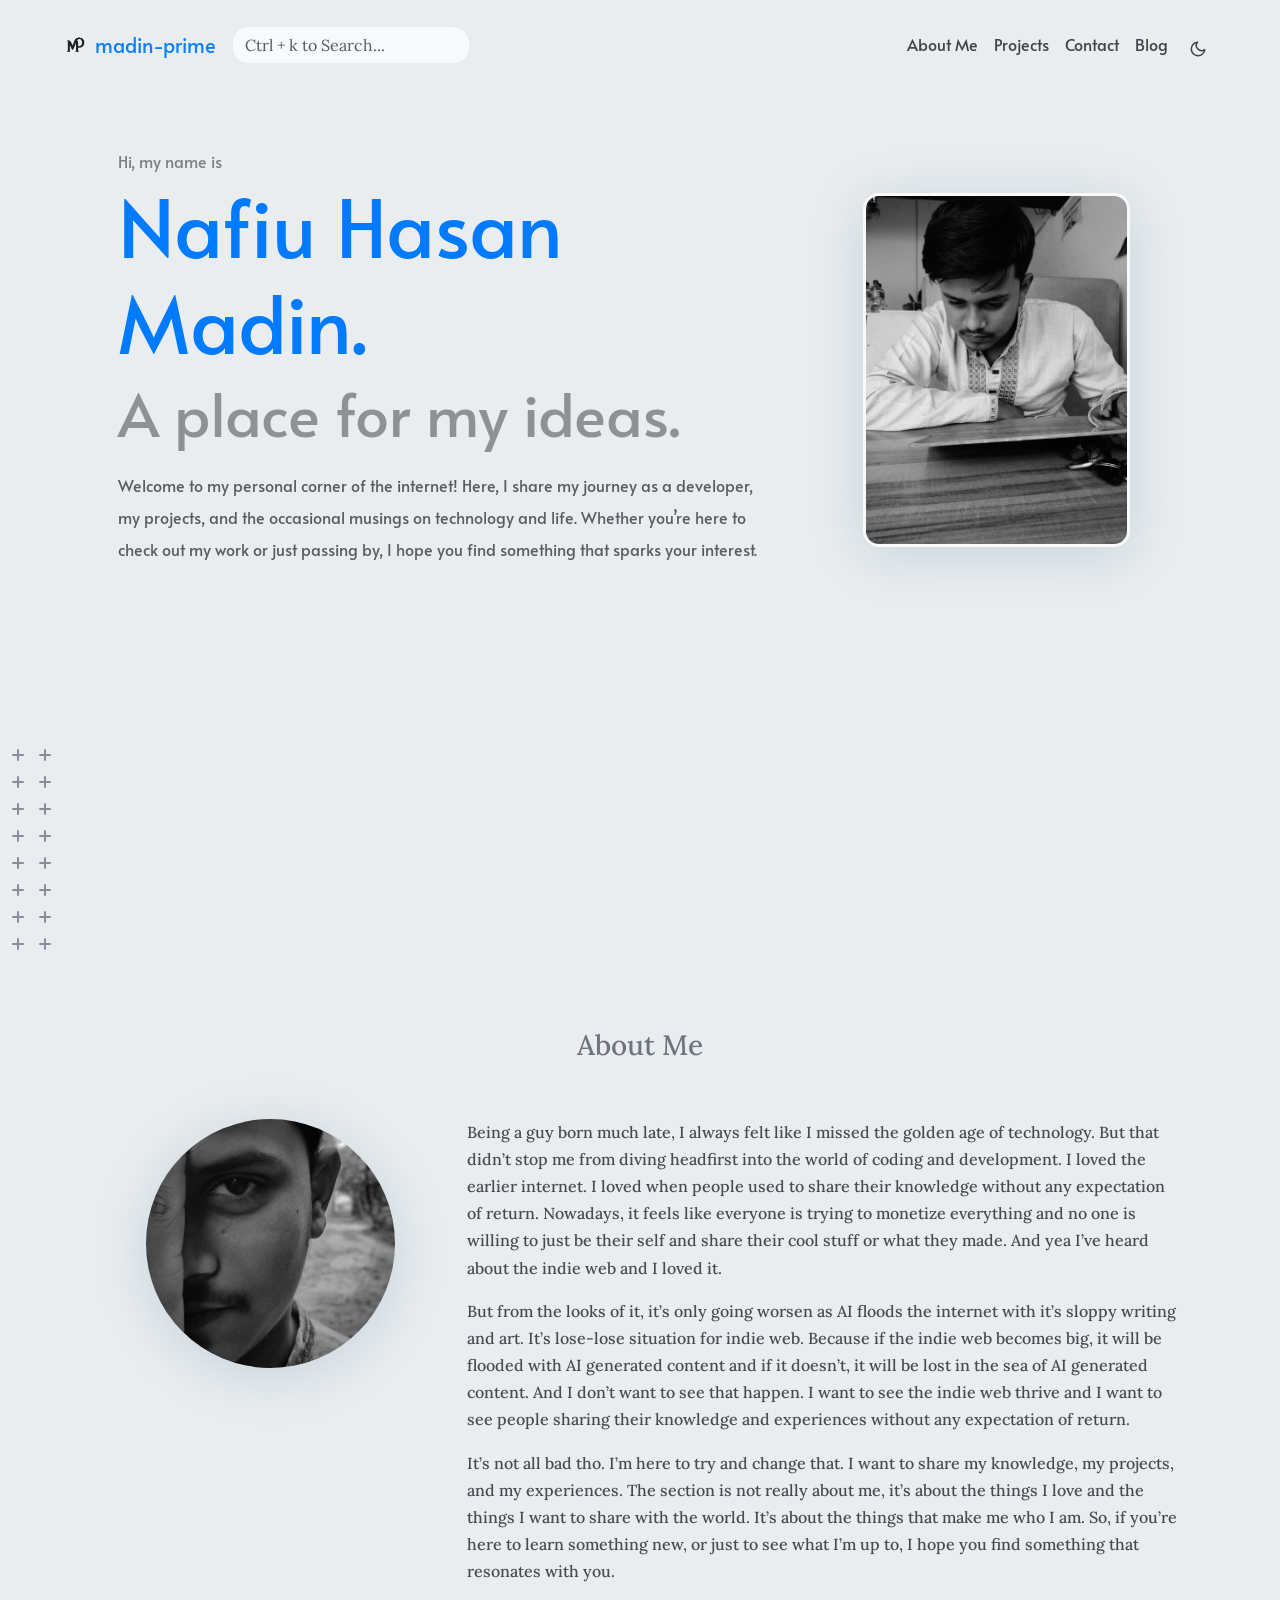
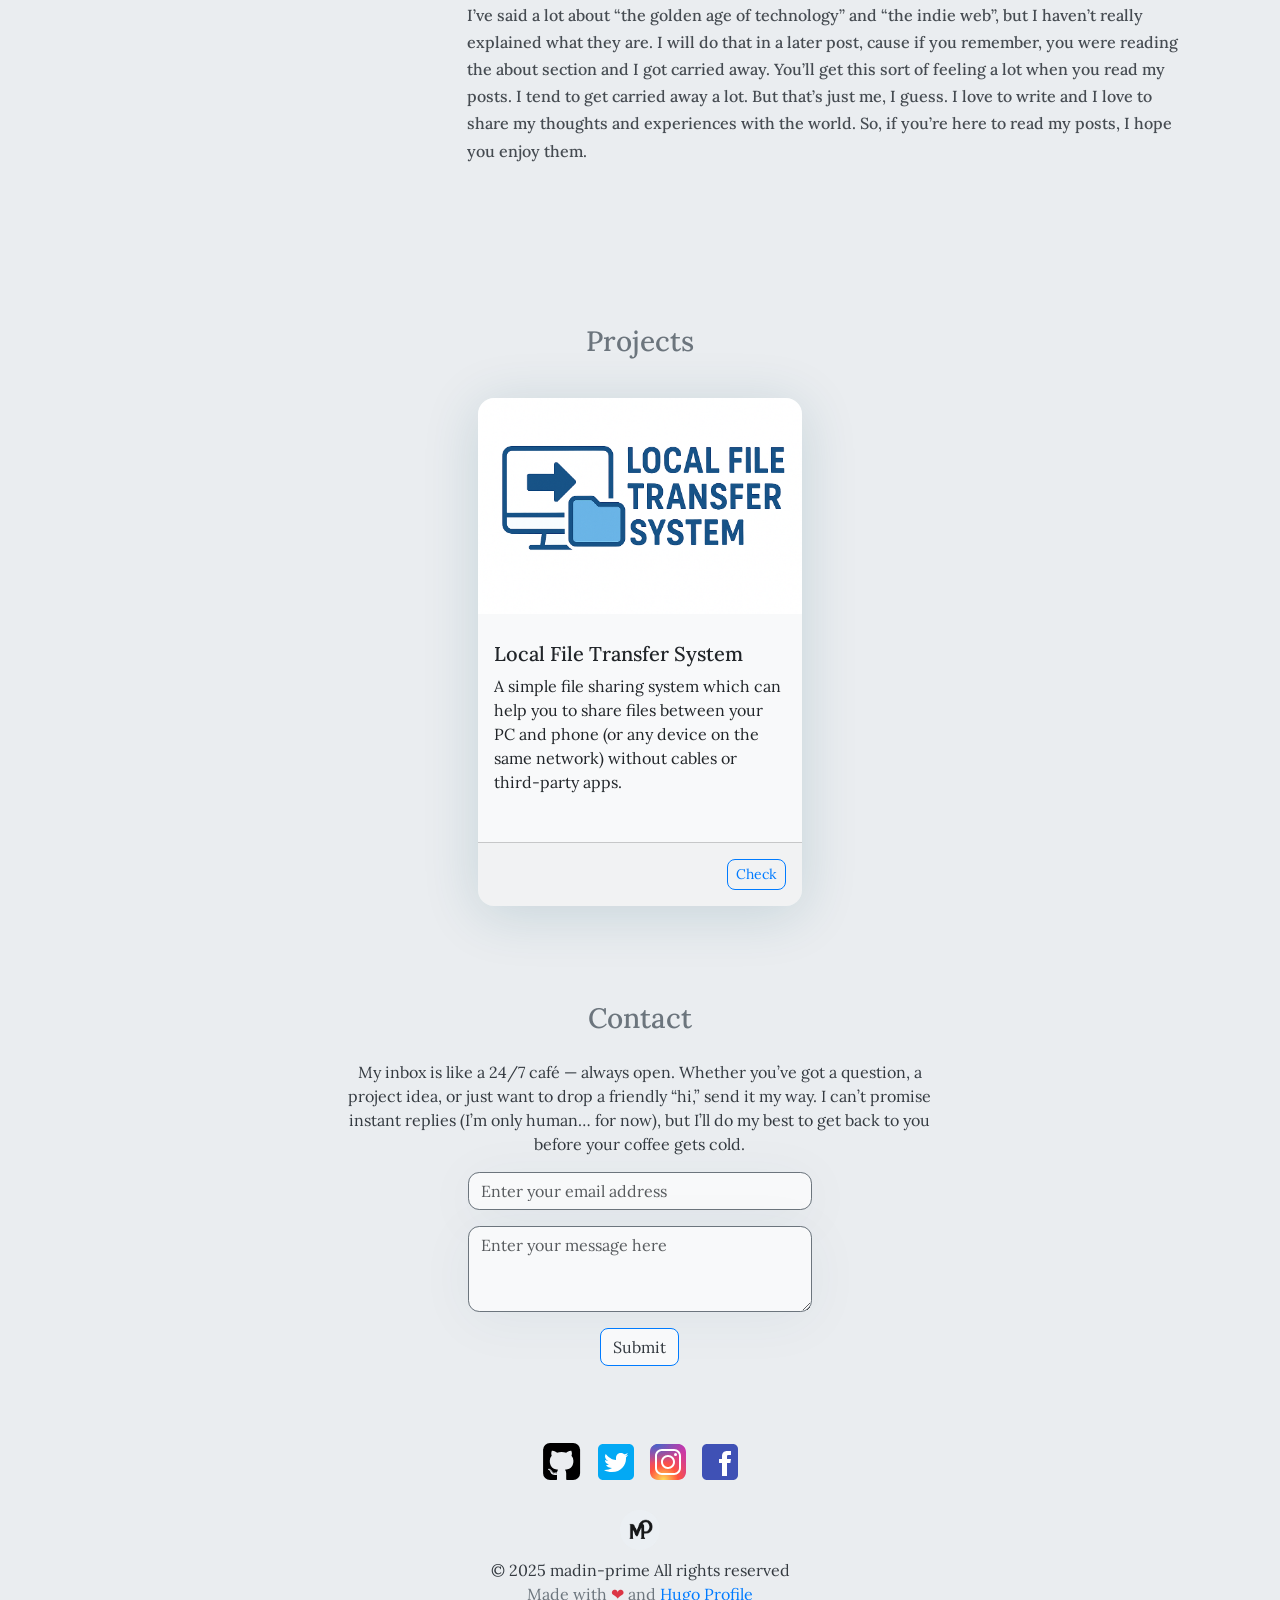
<file: index.html>
<!doctype html><html lang=en><head><meta name=generator content="Hugo 0.148.2"><meta charset=UTF-8><meta name=viewport content="width=device-width,initial-scale=1"><meta http-equiv=X-UA-Compatible content="ie=edge"><meta http-equiv=Accept-CH content="DPR, Viewport-Width, Width"><link rel=icon href=/img/mp.png type=image/gif><link rel=preconnect href=https://fonts.googleapis.com><link rel=preconnect href=https://fonts.gstatic.com crossorigin><link rel=preload as=style href="https://fonts.googleapis.com/css2?family=Alata&family=Lora:ital,wght@0,400;0,500;0,600;0,700;1,400;1,500;1,600;1,700&family=Roboto:ital,wght@0,100;0,300;0,400;0,500;0,700;0,900;1,100;1,300;1,400;1,500;1,700;1,900&display=swap"><link rel=stylesheet href="https://fonts.googleapis.com/css2?family=Alata&family=Lora:ital,wght@0,400;0,500;0,600;0,700;1,400;1,500;1,600;1,700&family=Roboto:ital,wght@0,100;0,300;0,400;0,500;0,700;0,900;1,100;1,300;1,400;1,500;1,700;1,900&display=swap" media=print onload='this.media="all"'><noscript><link href="https://fonts.googleapis.com/css2?family=Alata&family=Lora:ital,wght@0,400;0,500;0,600;0,700;1,400;1,500;1,600;1,700&family=Roboto:ital,wght@0,100;0,300;0,400;0,500;0,700;0,900;1,100;1,300;1,400;1,500;1,700;1,900&display=swap" rel=stylesheet></noscript><link rel=stylesheet href=/css/font.css media=all><meta property="og:url" content="https://madin-prime.github.io/"><meta property="og:site_name" content="madin-prime"><meta property="og:title" content="madin-prime"><meta property="og:description" content="Personal website of Nafiu Hasan Madin showcasing his projects, skills, and experiences."><meta property="og:locale" content="en_us"><meta property="og:type" content="website"><meta name=twitter:card content="summary"><meta name=twitter:title content="madin-prime"><meta name=twitter:description content="Personal website of Nafiu Hasan Madin showcasing his projects, skills, and experiences."><link rel=stylesheet href=https://cdn.jsdelivr.net/npm/bootstrap@5.1.3/dist/css/bootstrap.min.css integrity=sha384-1BmE4kWBq78iYhFldvKuhfTAU6auU8tT94WrHftjDbrCEXSU1oBoqyl2QvZ6jIW3 crossorigin=anonymous><link rel=stylesheet href=/css/header.css media=all><link rel=stylesheet href=/css/footer.css media=all><link rel=stylesheet href=/css/theme.css media=all><style>:root{--text-color:#343a40;--text-secondary-color:#6c757d;--text-link-color:#007bff;--background-color:#eaedf0;--secondary-background-color:#64ffda1a;--primary-color:#007bff;--secondary-color:#f8f9fa;--text-color-dark:#e4e6eb;--text-secondary-color-dark:#b0b3b8;--text-link-color-dark:#ffffff;--background-color-dark:#18191a;--secondary-background-color-dark:#212529;--primary-color-dark:#ffffff;--secondary-color-dark:#212529}body{font-size:1rem;font-weight:400;line-height:1.5;text-align:left}html{background-color:var(--background-color) !important}body::-webkit-scrollbar{height:0;width:8px;background-color:var(--background-color)}::-webkit-scrollbar-track{border-radius:1rem}::-webkit-scrollbar-thumb{border-radius:1rem;background:#b0b0b0;outline:1px solid var(--background-color)}#search-content::-webkit-scrollbar{width:.5em;height:.1em;background-color:var(--background-color)}</style><meta name=description content="Personal website of Nafiu Hasan Madin showcasing his projects, skills, and experiences."><link rel=stylesheet href=/css/index.css media=all><link rel=stylesheet href=/css/projects.css media=all><script defer src=/fontawesome-6/all-6.4.2.js></script><title>madin-prime</title></head><body class=light><script>let localStorageValue=localStorage.getItem("pref-theme"),mediaQuery=window.matchMedia("(prefers-color-scheme: dark)").matches;switch(localStorageValue){case"dark":document.body.classList.add("dark");break;case"light":document.body.classList.remove("dark");break;default:mediaQuery&&document.body.classList.add("dark");break}</script><script>var prevScrollPos=window.pageYOffset;window.addEventListener("scroll",function(){let s=document.getElementById("profileHeader"),t=window.pageYOffset,n=!1,o=!0,i=o?prevScrollPos>t:t>0;i?s.classList.add("showHeaderOnTop"):n=!0,t===0&&(n=!0),n&&s.classList.remove("showHeaderOnTop"),prevScrollPos=t})</script><header id=profileHeader><nav class="pt-3 navbar navbar-expand-lg animate"><div class="container-fluid mx-xs-2 mx-sm-5 mx-md-5 mx-lg-5"><a class="navbar-brand primary-font text-wrap" href=/><img src=/img/mp.png width=30 height=30 class="d-inline-block align-top">
madin-prime</a><div><input id=search autocomplete=off class="form-control mr-sm-2 d-none d-md-block" placeholder='Ctrl + k to Search...' aria-label=Search oninput=searchOnChange(event)></div><button class=navbar-toggler type=button data-bs-toggle=collapse data-bs-target=#navbarContent aria-controls=navbarContent aria-expanded=false aria-label="Toggle navigation">
<svg aria-hidden="true" height="24" viewBox="0 0 16 16" width="24" data-view-component="true"><path fill-rule="evenodd" d="M1 2.75A.75.75.0 011.75 2h12.5a.75.75.0 110 1.5H1.75A.75.75.0 011 2.75zm0 5A.75.75.0 011.75 7h12.5a.75.75.0 110 1.5H1.75A.75.75.0 011 7.75zM1.75 12a.75.75.0 100 1.5h12.5a.75.75.0 100-1.5H1.75z"/></svg></button><div class="collapse navbar-collapse text-wrap primary-font" id=navbarContent><ul class="navbar-nav ms-auto text-center"><li class="nav-item navbar-text d-block d-md-none"><div class=nav-link><input id=search autocomplete=off class="form-control mr-sm-2" placeholder='Ctrl + k to Search...' aria-label=Search oninput=searchOnChange(event)></div></li><li class="nav-item navbar-text"><a class=nav-link href=/#about aria-label=about>About Me</a></li><li class="nav-item navbar-text"><a class=nav-link href=/#projects aria-label=projects>Projects</a></li><li class="nav-item navbar-text"><a class=nav-link href=/#contact aria-label=contact>Contact</a></li><li class="nav-item navbar-text"><a class=nav-link href=/blogs title="Blog posts">Blog</a></li><li class="nav-item navbar-text"><div class=text-center><button id=theme-toggle>
<svg id="moon" width="24" height="24" viewBox="0 0 24 24" fill="none" stroke="currentColor" stroke-width="2" stroke-linecap="round" stroke-linejoin="round"><path d="M21 12.79A9 9 0 1111.21 3 7 7 0 0021 12.79z"/></svg>
<svg id="sun" width="24" height="24" viewBox="0 0 24 24" fill="none" stroke="currentColor" stroke-width="2" stroke-linecap="round" stroke-linejoin="round"><circle cx="12" cy="12" r="5"/><line x1="12" y1="1" x2="12" y2="3"/><line x1="12" y1="21" x2="12" y2="23"/><line x1="4.22" y1="4.22" x2="5.64" y2="5.64"/><line x1="18.36" y1="18.36" x2="19.78" y2="19.78"/><line x1="1" y1="12" x2="3" y2="12"/><line x1="21" y1="12" x2="23" y2="12"/><line x1="4.22" y1="19.78" x2="5.64" y2="18.36"/><line x1="18.36" y1="5.64" x2="19.78" y2="4.22"/></svg></button></div></li></ul></div></div></nav></header><div id=content><section id=hero class="py-5 align-middle"><div class="container px-3 px-sm-5 px-md-5 px-lg-5 pt-lg-3"><div class=row><div class="col-sm-12 col-md-12 col-lg-8 content animate" id=primary-font><span class=subtitle>Hi, my name is</span><h1>Nafiu Hasan Madin.</h1><h2>A place for my ideas.</h2><p class=hero-content>Welcome to my personal corner of the internet! Here, I share my journey as a developer, my projects, and the occasional musings on technology and life. Whether you’re here to check out my work or just passing by, I hope you find something that sparks your interest.</p><div class=row><div class="col-auto h-100"></div><div class="col-auto px-0 h-100"><span></span></div></div></div><div class="col-sm-12 col-md-12 col-lg-4"><div class="row justify-content-center"><div class="col-sm-12 col-md-9 pt-5 image animate px-5 px-md-5 px-lg-0 text-center"><img src=/img/avatar.jpg class="img-thumbnail mx-auto" alt></div></div></div></div></div><div class="hero-bottom-svg d-md-block d-lg-block d-none"><svg width="201" height="201" viewBox="0 0 201 201"><g id="Group_1168" data-name="Group 1168" transform="translate(-384 -1392)"><rect id="Rectangle_2206" data-name="Rectangle 2206" width="12" height="2" rx="1" transform="translate(391 1392) rotate(90)" fill="#282f49"/><rect id="Rectangle_2271" data-name="Rectangle 2271" width="12" height="2" rx="1" transform="translate(391 1500) rotate(90)" fill="#282f49"/><rect id="Rectangle_2238" data-name="Rectangle 2238" width="12" height="2" rx="1" transform="translate(391 1446) rotate(90)" fill="#282f49"/><rect id="Rectangle_2278" data-name="Rectangle 2278" width="12" height="2" rx="1" transform="translate(391 1554) rotate(90)" fill="#282f49"/><rect id="Rectangle_2222" data-name="Rectangle 2222" width="12" height="2" rx="1" transform="translate(391 1419) rotate(90)" fill="#282f49"/><rect id="Rectangle_2272" data-name="Rectangle 2272" width="12" height="2" rx="1" transform="translate(391 1527) rotate(90)" fill="#282f49"/><rect id="Rectangle_2241" data-name="Rectangle 2241" width="12" height="2" rx="1" transform="translate(391 1473) rotate(90)" fill="#282f49"/><rect id="Rectangle_2288" data-name="Rectangle 2288" width="12" height="2" rx="1" transform="translate(391 1581) rotate(90)" fill="#282f49"/><rect id="Rectangle_2214" data-name="Rectangle 2214" width="12" height="2" rx="1" transform="translate(499 1392) rotate(90)" fill="#282f49"/><rect id="Rectangle_2289" data-name="Rectangle 2289" width="12" height="2" rx="1" transform="translate(499 1500) rotate(90)" fill="#282f49"/><rect id="Rectangle_2256" data-name="Rectangle 2256" width="12" height="2" rx="1" transform="translate(499 1446) rotate(90)" fill="#282f49"/><rect id="Rectangle_2290" data-name="Rectangle 2290" width="12" height="2" rx="1" transform="translate(499 1554) rotate(90)" fill="#282f49"/><rect id="Rectangle_2231" data-name="Rectangle 2231" width="12" height="2" rx="1" transform="translate(499 1419) rotate(90)" fill="#282f49"/><rect id="Rectangle_2291" data-name="Rectangle 2291" width="12" height="2" rx="1" transform="translate(499 1527) rotate(90)" fill="#282f49"/><rect id="Rectangle_2257" data-name="Rectangle 2257" width="12" height="2" rx="1" transform="translate(499 1473) rotate(90)" fill="#282f49"/><rect id="Rectangle_2292" data-name="Rectangle 2292" width="12" height="2" rx="1" transform="translate(499 1581) rotate(90)" fill="#282f49"/><rect id="Rectangle_2210" data-name="Rectangle 2210" width="12" height="2" rx="1" transform="translate(445 1392) rotate(90)" fill="#282f49"/><rect id="Rectangle_2279" data-name="Rectangle 2279" width="12" height="2" rx="1" transform="translate(445 1500) rotate(90)" fill="#282f49"/><rect id="Rectangle_2248" data-name="Rectangle 2248" width="12" height="2" rx="1" transform="translate(445 1446) rotate(90)" fill="#282f49"/><rect id="Rectangle_2280" data-name="Rectangle 2280" width="12" height="2" rx="1" transform="translate(445 1554) rotate(90)" fill="#282f49"/><rect id="Rectangle_2226" data-name="Rectangle 2226" width="12" height="2" rx="1" transform="translate(445 1419) rotate(90)" fill="#282f49"/><rect id="Rectangle_2281" data-name="Rectangle 2281" width="12" height="2" rx="1" transform="translate(445 1527) rotate(90)" fill="#282f49"/><rect id="Rectangle_2249" data-name="Rectangle 2249" width="12" height="2" rx="1" transform="translate(445 1473) rotate(90)" fill="#282f49"/><rect id="Rectangle_2293" data-name="Rectangle 2293" width="12" height="2" rx="1" transform="translate(445 1581) rotate(90)" fill="#282f49"/><rect id="Rectangle_2219" data-name="Rectangle 2219" width="12" height="2" rx="1" transform="translate(553 1392) rotate(90)" fill="#282f49"/><rect id="Rectangle_2310" data-name="Rectangle 2310" width="12" height="2" rx="1" transform="translate(553 1500) rotate(90)" fill="#282f49"/><rect id="Rectangle_2262" data-name="Rectangle 2262" width="12" height="2" rx="1" transform="translate(553 1446) rotate(90)" fill="#282f49"/><rect id="Rectangle_2311" data-name="Rectangle 2311" width="12" height="2" rx="1" transform="translate(553 1554) rotate(90)" fill="#282f49"/><rect id="Rectangle_2232" data-name="Rectangle 2232" width="12" height="2" rx="1" transform="translate(553 1419) rotate(90)" fill="#282f49"/><rect id="Rectangle_2312" data-name="Rectangle 2312" width="12" height="2" rx="1" transform="translate(553 1527) rotate(90)" fill="#282f49"/><rect id="Rectangle_2263" data-name="Rectangle 2263" width="12" height="2" rx="1" transform="translate(553 1473) rotate(90)" fill="#282f49"/><rect id="Rectangle_2313" data-name="Rectangle 2313" width="12" height="2" rx="1" transform="translate(553 1581) rotate(90)" fill="#282f49"/><rect id="Rectangle_2209" data-name="Rectangle 2209" width="12" height="2" rx="1" transform="translate(418 1392) rotate(90)" fill="#282f49"/><rect id="Rectangle_2273" data-name="Rectangle 2273" width="12" height="2" rx="1" transform="translate(418 1500) rotate(90)" fill="#282f49"/><rect id="Rectangle_2242" data-name="Rectangle 2242" width="12" height="2" rx="1" transform="translate(418 1446) rotate(90)" fill="#282f49"/><rect id="Rectangle_2282" data-name="Rectangle 2282" width="12" height="2" rx="1" transform="translate(418 1554) rotate(90)" fill="#282f49"/><rect id="Rectangle_2223" data-name="Rectangle 2223" width="12" height="2" rx="1" transform="translate(418 1419) rotate(90)" fill="#282f49"/><rect id="Rectangle_2274" data-name="Rectangle 2274" width="12" height="2" rx="1" transform="translate(418 1527) rotate(90)" fill="#282f49"/><rect id="Rectangle_2243" data-name="Rectangle 2243" width="12" height="2" rx="1" transform="translate(418 1473) rotate(90)" fill="#282f49"/><rect id="Rectangle_2294" data-name="Rectangle 2294" width="12" height="2" rx="1" transform="translate(418 1581) rotate(90)" fill="#282f49"/><rect id="Rectangle_2217" data-name="Rectangle 2217" width="12" height="2" rx="1" transform="translate(526 1392) rotate(90)" fill="#282f49"/><rect id="Rectangle_2314" data-name="Rectangle 2314" width="12" height="2" rx="1" transform="translate(526 1500) rotate(90)" fill="#282f49"/><rect id="Rectangle_2258" data-name="Rectangle 2258" width="12" height="2" rx="1" transform="translate(526 1446) rotate(90)" fill="#282f49"/><rect id="Rectangle_2315" data-name="Rectangle 2315" width="12" height="2" rx="1" transform="translate(526 1554) rotate(90)" fill="#282f49"/><rect id="Rectangle_2233" data-name="Rectangle 2233" width="12" height="2" rx="1" transform="translate(526 1419) rotate(90)" fill="#282f49"/><rect id="Rectangle_2316" data-name="Rectangle 2316" width="12" height="2" rx="1" transform="translate(526 1527) rotate(90)" fill="#282f49"/><rect id="Rectangle_2259" data-name="Rectangle 2259" width="12" height="2" rx="1" transform="translate(526 1473) rotate(90)" fill="#282f49"/><rect id="Rectangle_2317" data-name="Rectangle 2317" width="12" height="2" rx="1" transform="translate(526 1581) rotate(90)" fill="#282f49"/><rect id="Rectangle_2211" data-name="Rectangle 2211" width="12" height="2" rx="1" transform="translate(472 1392) rotate(90)" fill="#282f49"/><rect id="Rectangle_2295" data-name="Rectangle 2295" width="12" height="2" rx="1" transform="translate(472 1500) rotate(90)" fill="#282f49"/><rect id="Rectangle_2250" data-name="Rectangle 2250" width="12" height="2" rx="1" transform="translate(472 1446) rotate(90)" fill="#282f49"/><rect id="Rectangle_2296" data-name="Rectangle 2296" width="12" height="2" rx="1" transform="translate(472 1554) rotate(90)" fill="#282f49"/><rect id="Rectangle_2227" data-name="Rectangle 2227" width="12" height="2" rx="1" transform="translate(472 1419) rotate(90)" fill="#282f49"/><rect id="Rectangle_2297" data-name="Rectangle 2297" width="12" height="2" rx="1" transform="translate(472 1527) rotate(90)" fill="#282f49"/><rect id="Rectangle_2251" data-name="Rectangle 2251" width="12" height="2" rx="1" transform="translate(472 1473) rotate(90)" fill="#282f49"/><rect id="Rectangle_2298" data-name="Rectangle 2298" width="12" height="2" rx="1" transform="translate(472 1581) rotate(90)" fill="#282f49"/><rect id="Rectangle_2221" data-name="Rectangle 2221" width="12" height="2" rx="1" transform="translate(580 1392) rotate(90)" fill="#282f49"/><rect id="Rectangle_2318" data-name="Rectangle 2318" width="12" height="2" rx="1" transform="translate(580 1500) rotate(90)" fill="#282f49"/><rect id="Rectangle_2264" data-name="Rectangle 2264" width="12" height="2" rx="1" transform="translate(580 1446) rotate(90)" fill="#282f49"/><rect id="Rectangle_2319" data-name="Rectangle 2319" width="12" height="2" rx="1" transform="translate(580 1554) rotate(90)" fill="#282f49"/><rect id="Rectangle_2236" data-name="Rectangle 2236" width="12" height="2" rx="1" transform="translate(580 1419) rotate(90)" fill="#282f49"/><rect id="Rectangle_2320" data-name="Rectangle 2320" width="12" height="2" rx="1" transform="translate(580 1527) rotate(90)" fill="#282f49"/><rect id="Rectangle_2265" data-name="Rectangle 2265" width="12" height="2" rx="1" transform="translate(580 1473) rotate(90)" fill="#282f49"/><rect id="Rectangle_2321" data-name="Rectangle 2321" width="12" height="2" rx="1" transform="translate(580 1581) rotate(90)" fill="#282f49"/><rect id="Rectangle_2207" data-name="Rectangle 2207" width="12" height="2" rx="1" transform="translate(396 1399) rotate(-180)" fill="#282f49"/><rect id="Rectangle_2270" data-name="Rectangle 2270" width="12" height="2" rx="1" transform="translate(396 1507) rotate(-180)" fill="#282f49"/><rect id="Rectangle_2239" data-name="Rectangle 2239" width="12" height="2" rx="1" transform="translate(396 1453) rotate(-180)" fill="#282f49"/><rect id="Rectangle_2283" data-name="Rectangle 2283" width="12" height="2" rx="1" transform="translate(396 1561) rotate(-180)" fill="#282f49"/><rect id="Rectangle_2224" data-name="Rectangle 2224" width="12" height="2" rx="1" transform="translate(396 1426) rotate(-180)" fill="#282f49"/><rect id="Rectangle_2275" data-name="Rectangle 2275" width="12" height="2" rx="1" transform="translate(396 1534) rotate(-180)" fill="#282f49"/><rect id="Rectangle_2244" data-name="Rectangle 2244" width="12" height="2" rx="1" transform="translate(396 1480) rotate(-180)" fill="#282f49"/><rect id="Rectangle_2299" data-name="Rectangle 2299" width="12" height="2" rx="1" transform="translate(396 1588) rotate(-180)" fill="#282f49"/><rect id="Rectangle_2215" data-name="Rectangle 2215" width="12" height="2" rx="1" transform="translate(504 1399) rotate(-180)" fill="#282f49"/><rect id="Rectangle_2300" data-name="Rectangle 2300" width="12" height="2" rx="1" transform="translate(504 1507) rotate(-180)" fill="#282f49"/><rect id="Rectangle_2252" data-name="Rectangle 2252" width="12" height="2" rx="1" transform="translate(504 1453) rotate(-180)" fill="#282f49"/><rect id="Rectangle_2301" data-name="Rectangle 2301" width="12" height="2" rx="1" transform="translate(504 1561) rotate(-180)" fill="#282f49"/><rect id="Rectangle_2228" data-name="Rectangle 2228" width="12" height="2" rx="1" transform="translate(504 1426) rotate(-180)" fill="#282f49"/><rect id="Rectangle_2302" data-name="Rectangle 2302" width="12" height="2" rx="1" transform="translate(504 1534) rotate(-180)" fill="#282f49"/><rect id="Rectangle_2253" data-name="Rectangle 2253" width="12" height="2" rx="1" transform="translate(504 1480) rotate(-180)" fill="#282f49"/><rect id="Rectangle_2303" data-name="Rectangle 2303" width="12" height="2" rx="1" transform="translate(504 1588) rotate(-180)" fill="#282f49"/><rect id="Rectangle_2212" data-name="Rectangle 2212" width="12" height="2" rx="1" transform="translate(450 1399) rotate(-180)" fill="#282f49"/><rect id="Rectangle_2284" data-name="Rectangle 2284" width="12" height="2" rx="1" transform="translate(450 1507) rotate(-180)" fill="#282f49"/><rect id="Rectangle_2245" data-name="Rectangle 2245" width="12" height="2" rx="1" transform="translate(450 1453) rotate(-180)" fill="#282f49"/><rect id="Rectangle_2285" data-name="Rectangle 2285" width="12" height="2" rx="1" transform="translate(450 1561) rotate(-180)" fill="#282f49"/><rect id="Rectangle_2229" data-name="Rectangle 2229" width="12" height="2" rx="1" transform="translate(450 1426) rotate(-180)" fill="#282f49"/><rect id="Rectangle_2286" data-name="Rectangle 2286" width="12" height="2" rx="1" transform="translate(450 1534) rotate(-180)" fill="#282f49"/><rect id="Rectangle_2246" data-name="Rectangle 2246" width="12" height="2" rx="1" transform="translate(450 1480) rotate(-180)" fill="#282f49"/><rect id="Rectangle_2304" data-name="Rectangle 2304" width="12" height="2" rx="1" transform="translate(450 1588) rotate(-180)" fill="#282f49"/><rect id="Rectangle_2218" data-name="Rectangle 2218" width="12" height="2" rx="1" transform="translate(558 1399) rotate(-180)" fill="#282f49"/><rect id="Rectangle_2322" data-name="Rectangle 2322" width="12" height="2" rx="1" transform="translate(558 1507) rotate(-180)" fill="#282f49"/><rect id="Rectangle_2266" data-name="Rectangle 2266" width="12" height="2" rx="1" transform="translate(558 1453) rotate(-180)" fill="#282f49"/><rect id="Rectangle_2323" data-name="Rectangle 2323" width="12" height="2" rx="1" transform="translate(558 1561) rotate(-180)" fill="#282f49"/><rect id="Rectangle_2234" data-name="Rectangle 2234" width="12" height="2" rx="1" transform="translate(558 1426) rotate(-180)" fill="#282f49"/><rect id="Rectangle_2324" data-name="Rectangle 2324" width="12" height="2" rx="1" transform="translate(558 1534) rotate(-180)" fill="#282f49"/><rect id="Rectangle_2267" data-name="Rectangle 2267" width="12" height="2" rx="1" transform="translate(558 1480) rotate(-180)" fill="#282f49"/><rect id="Rectangle_2325" data-name="Rectangle 2325" width="12" height="2" rx="1" transform="translate(558 1588) rotate(-180)" fill="#282f49"/><rect id="Rectangle_2208" data-name="Rectangle 2208" width="12" height="2" rx="1" transform="translate(423 1399) rotate(-180)" fill="#282f49"/><rect id="Rectangle_2276" data-name="Rectangle 2276" width="12" height="2" rx="1" transform="translate(423 1507) rotate(-180)" fill="#282f49"/><rect id="Rectangle_2240" data-name="Rectangle 2240" width="12" height="2" rx="1" transform="translate(423 1453) rotate(-180)" fill="#282f49"/><rect id="Rectangle_2287" data-name="Rectangle 2287" width="12" height="2" rx="1" transform="translate(423 1561) rotate(-180)" fill="#282f49"/><rect id="Rectangle_2225" data-name="Rectangle 2225" width="12" height="2" rx="1" transform="translate(423 1426) rotate(-180)" fill="#282f49"/><rect id="Rectangle_2277" data-name="Rectangle 2277" width="12" height="2" rx="1" transform="translate(423 1534) rotate(-180)" fill="#282f49"/><rect id="Rectangle_2247" data-name="Rectangle 2247" width="12" height="2" rx="1" transform="translate(423 1480) rotate(-180)" fill="#282f49"/><rect id="Rectangle_2305" data-name="Rectangle 2305" width="12" height="2" rx="1" transform="translate(423 1588) rotate(-180)" fill="#282f49"/><rect id="Rectangle_2216" data-name="Rectangle 2216" width="12" height="2" rx="1" transform="translate(531 1399) rotate(-180)" fill="#282f49"/><rect id="Rectangle_2326" data-name="Rectangle 2326" width="12" height="2" rx="1" transform="translate(531 1507) rotate(-180)" fill="#282f49"/><rect id="Rectangle_2260" data-name="Rectangle 2260" width="12" height="2" rx="1" transform="translate(531 1453) rotate(-180)" fill="#282f49"/><rect id="Rectangle_2327" data-name="Rectangle 2327" width="12" height="2" rx="1" transform="translate(531 1561) rotate(-180)" fill="#282f49"/><rect id="Rectangle_2235" data-name="Rectangle 2235" width="12" height="2" rx="1" transform="translate(531 1426) rotate(-180)" fill="#282f49"/><rect id="Rectangle_2328" data-name="Rectangle 2328" width="12" height="2" rx="1" transform="translate(531 1534) rotate(-180)" fill="#282f49"/><rect id="Rectangle_2261" data-name="Rectangle 2261" width="12" height="2" rx="1" transform="translate(531 1480) rotate(-180)" fill="#282f49"/><rect id="Rectangle_2329" data-name="Rectangle 2329" width="12" height="2" rx="1" transform="translate(531 1588) rotate(-180)" fill="#282f49"/><rect id="Rectangle_2213" data-name="Rectangle 2213" width="12" height="2" rx="1" transform="translate(477 1399) rotate(-180)" fill="#282f49"/><rect id="Rectangle_2306" data-name="Rectangle 2306" width="12" height="2" rx="1" transform="translate(477 1507) rotate(-180)" fill="#282f49"/><rect id="Rectangle_2254" data-name="Rectangle 2254" width="12" height="2" rx="1" transform="translate(477 1453) rotate(-180)" fill="#282f49"/><rect id="Rectangle_2307" data-name="Rectangle 2307" width="12" height="2" rx="1" transform="translate(477 1561) rotate(-180)" fill="#282f49"/><rect id="Rectangle_2230" data-name="Rectangle 2230" width="12" height="2" rx="1" transform="translate(477 1426) rotate(-180)" fill="#282f49"/><rect id="Rectangle_2308" data-name="Rectangle 2308" width="12" height="2" rx="1" transform="translate(477 1534) rotate(-180)" fill="#282f49"/><rect id="Rectangle_2255" data-name="Rectangle 2255" width="12" height="2" rx="1" transform="translate(477 1480) rotate(-180)" fill="#282f49"/><rect id="Rectangle_2309" data-name="Rectangle 2309" width="12" height="2" rx="1" transform="translate(477 1588) rotate(-180)" fill="#282f49"/><rect id="Rectangle_2220" data-name="Rectangle 2220" width="12" height="2" rx="1" transform="translate(585 1399) rotate(-180)" fill="#282f49"/><rect id="Rectangle_2330" data-name="Rectangle 2330" width="12" height="2" rx="1" transform="translate(585 1507) rotate(-180)" fill="#282f49"/><rect id="Rectangle_2268" data-name="Rectangle 2268" width="12" height="2" rx="1" transform="translate(585 1453) rotate(-180)" fill="#282f49"/><rect id="Rectangle_2331" data-name="Rectangle 2331" width="12" height="2" rx="1" transform="translate(585 1561) rotate(-180)" fill="#282f49"/><rect id="Rectangle_2237" data-name="Rectangle 2237" width="12" height="2" rx="1" transform="translate(585 1426) rotate(-180)" fill="#282f49"/><rect id="Rectangle_2332" data-name="Rectangle 2332" width="12" height="2" rx="1" transform="translate(585 1534) rotate(-180)" fill="#282f49"/><rect id="Rectangle_2269" data-name="Rectangle 2269" width="12" height="2" rx="1" transform="translate(585 1480) rotate(-180)" fill="#282f49"/><rect id="Rectangle_2333" data-name="Rectangle 2333" width="12" height="2" rx="1" transform="translate(585 1588) rotate(-180)" fill="#282f49"/></g></svg></div></section><section id=about class="py-0 py-sm-5"><div class="container bg-transparent"><h3 class="text-center bg-transparent">About Me</h3><div class="bg-transparent row justify-content-center px-3 py-5"><div class="col-sm-12 col-md-8 col-lg-4 mb-5 mb-sm-0 mb-md-5 mb-lg-0 d-none d-sm-none d-md-block"><div class="image d-flex px-5"><img src=/img/avatar2.jpg class="img-thumbnail mx-auto rounded-circle" alt></div></div><div class="col-sm-12 col-md-12 col-lg-8 content"><p>Being a guy born much late, I always felt like I missed the golden age of technology. But that didn’t stop me from diving headfirst into the world of coding and development. I loved the earlier internet. I loved when people used to share their knowledge without any expectation of return. Nowadays, it feels like everyone is trying to monetize everything and no one is willing to just be their self and share their cool stuff or what they made. And yea I&rsquo;ve heard about the indie web and I loved it.</p><p>But from the looks of it, it&rsquo;s only going worsen as AI floods the internet with it&rsquo;s sloppy writing and art. It&rsquo;s lose-lose situation for indie web. Because if the indie web becomes big, it will be flooded with AI generated content and if it doesn&rsquo;t, it will be lost in the sea of AI generated content. And I don&rsquo;t want to see that happen. I want to see the indie web thrive and I want to see people sharing their knowledge and experiences without any expectation of return.</p><p>It&rsquo;s not all bad tho. I&rsquo;m here to try and change that. I want to share my knowledge, my projects, and my experiences. The section is not really about me, it&rsquo;s about the things I love and the things I want to share with the world. It&rsquo;s about the things that make me who I am. So, if you&rsquo;re here to learn something new, or just to see what I&rsquo;m up to, I hope you find something that resonates with you.</p><p>I&rsquo;ve said a lot about &ldquo;the golden age of technology&rdquo; and &ldquo;the indie web&rdquo;, but I haven&rsquo;t really explained what they are. I will do that in a later post, cause if you remember, you were reading the about section and I got carried away. You&rsquo;ll get this sort of feeling a lot when you read my posts. I tend to get carried away a lot. But that&rsquo;s just me, I guess. I love to write and I love to share my thoughts and experiences with the world. So, if you&rsquo;re here to read my posts, I hope you enjoy them.</p></div></div></div></section><section id=projects class=py-5><div class=container><h3 class=text-center>Projects</h3><div class="row justify-content-center px-3 px-md-5"><div class="col-lg-4 col-md-6 my-3"><div class="card my-3 h-100" title="Local File Transfer System"><div class=card-head><img class=card-img-top src=/images/projects/lfts.png alt="Local File Transfer System"></div><div class="card-body bg-transparent p-3"><div class="pb-2 bg-transparent"></div><h5 class="card-title bg-transparent mt-1">Local File Transfer System</h5><div class="card-text bg-transparent secondary-font">A simple file sharing system which can help you to share files between your PC and phone (or any device on the same network) without cables or third-party apps.</div></div><div class="card-footer py-3"><span class=float-end><a class="btn btn-sm" href=https://github.com/madin-prime/LocalFileTransferSystem target=_blank>Check</a></span></div></div></div></div></div></section><section id=contact class=py-5><div class=container><h3 class=text-center>Contact</h3><div class="px-0 px-md-5 px-lg-5"><div class="row justify-content-center px-md-5"><div class="col-md-8 py-3"><div class=text-center>My inbox is like a 24/7 café — always open. Whether you’ve got a question, a project idea, or just want to drop a friendly “hi,” send it my way. I can’t promise instant replies (I’m only human… for now), but I’ll do my best to get back to you before your coffee gets cold.</div><div class="row justify-content-center"><form id=contact-form action=https://formspree.io/f/xyzpgdby onsubmit=handleFormspreeSubmit(event) method=POST class=col-md-7><div class="form-group pt-3"><input type=email class=form-control name=email required placeholder='Enter your email address'></div><div class="form-group pt-3"><textarea class=form-control name=message required placeholder='Enter your message here' rows=3></textarea></div><div class="form-group text-center pt-3"><button type=submit class=btn>Submit</button></div></form></div></div></div></div></div><div id=contact-form-status></div></section><svg style="display:none"><symbol id="check-circle-fill" viewBox="0 0 16 16"><path d="M16 8A8 8 0 110 8a8 8 0 0116 0zm-3.97-3.03a.75.75.0 00-1.08.022L7.477 9.417 5.384 7.323a.75.75.0 00-1.06 1.06L6.97 11.03a.75.75.0 001.079-.02l3.992-4.99a.75.75.0 00-.01-1.05z"/></symbol><symbol id="info-fill" viewBox="0 0 16 16"><path d="M8 16A8 8 0 108 0a8 8 0 000 16zm.93-9.412-1 4.705c-.07.34.029.533.304.533.194.0.487-.07.686-.246l-.088.416c-.287.346-.92.598-1.465.598-.703.0-1.002-.422-.808-1.319l.738-3.468c.064-.293.006-.399-.287-.47l-.451-.081.082-.381 2.29-.287zM8 5.5a1 1 0 110-2 1 1 0 010 2z"/></symbol><symbol id="exclamation-triangle-fill" viewBox="0 0 16 16"><path d="M8.982 1.566a1.13 1.13.0 00-1.96.0L.165 13.233c-.457.778.091 1.767.98 1.767h13.713c.889.0 1.438-.99.98-1.767L8.982 1.566zM8 5c.535.0.954.462.9.995l-.35 3.507a.552.552.0 01-1.1.0L7.1 5.995A.905.905.0 018 5zm.002 6a1 1 0 110 2 1 1 0 010-2z"/></symbol></svg></div><footer><div class="text-center pt-2"><span class=px-1><a href=https://github.com/madin-prime aria-label=github><svg width="2.7em" height="2.7em" viewBox="0 0 1792 1792"><path id="footer-socialNetworks-github-svg-path" d="M522 1352q-8 9-20-3-13-11-4-19 8-9 20 3 12 11 4 19zm-42-61q9 12 0 19-8 6-17-7t0-18q9-7 17 6zm-61-60q-5 7-13 2-10-5-7-12 3-5 13-2 10 5 7 12zm31 34q-6 7-16-3-9-11-2-16 6-6 16 3 9 11 2 16zm129 112q-4 12-19 6-17-4-13-15t19-7q16 5 13 16zm63 5q0 11-16 11-17 2-17-11 0-11 16-11 17-2 17 11zm58-10q2 10-14 14t-18-8 14-15q16-2 18 9zm964-956v960q0 119-84.5 203.5T1376 1664h-224q-16 0-24.5-1t-19.5-5-16-14.5-5-27.5v-239q0-97-52-142 57-6 102.5-18t94-39 81-66.5 53-105T1386 856q0-121-79-206 37-91-8-204-28-9-81 11t-92 44l-38 24q-93-26-192-26t-192 26q-16-11-42.5-27T578 459.5 492 446q-44 113-7 204-79 85-79 206 0 85 20.5 150t52.5 105 80.5 67 94 39 102.5 18q-40 36-49 103-21 10-45 15t-57 5-65.5-21.5T484 1274q-19-32-48.5-52t-49.5-24l-20-3q-21 0-29 4.5t-5 11.5 9 14 13 12l7 5q22 10 43.5 38t31.5 51l10 23q13 38 44 61.5t67 30 69.5 7 55.5-3.5l23-4q0 38 .5 103t.5 68q0 22-11 33.5t-22 13-33 1.5H416q-119 0-203.5-84.5T128 1376V416q0-119 84.5-203.5T416 128h960q119 0 203.5 84.5T1664 416z"/></svg>
</a></span><a href=https://x.com/ItzMadinPrime aria-label=twitter><svg viewBox="0 0 48 48" width="48" height="48"><path fill="#03a9f4" d="M42 37c0 2.762-2.239 5-5 5H11c-2.762.0-5-2.238-5-5V11c0-2.762 2.238-5 5-5h26c2.761.0 5 2.238 5 5V37z"/><path fill="#fff" d="M36 17.12c-.882.391-1.999.758-3 .88 1.018-.604 2.633-1.862 3-3-.951.559-2.671 1.156-3.793 1.372C31.311 15.422 30.033 15 28.617 15 25.897 15 24 17.305 24 20v2c-4 0-7.9-3.047-10.327-6-.427.721-.667 1.565-.667 2.457.0 1.819 1.671 3.665 2.994 4.543-.807-.025-2.335-.641-3-1 0 .016.0.036.0.057.0 2.367 1.661 3.974 3.912 4.422C16.501 26.592 16 27 14.072 27c.626 1.935 3.773 2.958 5.928 3-1.686 1.307-4.692 2-7 2-.399.0-.615.022-1-.023C14.178 33.357 17.22 34 20 34c9.057.0 14-6.918 14-13.37.0-.212-.007-.922-.018-1.13C34.95 18.818 35.342 18.104 36 17.12"/></svg>
</a><a href=https://www.instagram.com/MadinPrime aria-label=instagram><svg viewBox="0 0 48 48" width="48" height="48"><radialGradient id="yOrnnhliCrdS2gy~4tD8ma" cx="19.38" cy="42.035" r="44.899" gradientUnits="userSpaceOnUse"><stop offset="0" stop-color="#fd5"/><stop offset=".328" stop-color="#ff543f"/><stop offset=".348" stop-color="#fc5245"/><stop offset=".504" stop-color="#e64771"/><stop offset=".643" stop-color="#d53e91"/><stop offset=".761" stop-color="#cc39a4"/><stop offset=".841" stop-color="#c837ab"/></radialGradient><path fill="url(#yOrnnhliCrdS2gy~4tD8ma)" d="M34.017 41.99l-20 .019c-4.4.004-8.003-3.592-8.008-7.992l-.019-20c-.004-4.4 3.592-8.003 7.992-8.008l20-.019c4.4-.004 8.003 3.592 8.008 7.992l.019 20C42.014 38.383 38.417 41.986 34.017 41.99z"/><radialGradient id="yOrnnhliCrdS2gy~4tD8mb" cx="11.786" cy="5.54" r="29.813" gradientTransform="matrix(1 0 0 .6663 0 1.849)" gradientUnits="userSpaceOnUse"><stop offset="0" stop-color="#4168c9"/><stop offset=".999" stop-color="#4168c9" stop-opacity="0"/></radialGradient><path fill="url(#yOrnnhliCrdS2gy~4tD8mb)" d="M34.017 41.99l-20 .019c-4.4.004-8.003-3.592-8.008-7.992l-.019-20c-.004-4.4 3.592-8.003 7.992-8.008l20-.019c4.4-.004 8.003 3.592 8.008 7.992l.019 20C42.014 38.383 38.417 41.986 34.017 41.99z"/><path fill="#fff" d="M24 31c-3.859.0-7-3.14-7-7s3.141-7 7-7 7 3.14 7 7-3.141 7-7 7zm0-12c-2.757.0-5 2.243-5 5s2.243 5 5 5 5-2.243 5-5-2.243-5-5-5z"/><circle cx="31.5" cy="16.5" r="1.5" fill="#fff"/><path fill="#fff" d="M30 37H18c-3.859.0-7-3.14-7-7V18c0-3.86 3.141-7 7-7h12c3.859.0 7 3.14 7 7v12c0 3.86-3.141 7-7 7zM18 13c-2.757.0-5 2.243-5 5v12c0 2.757 2.243 5 5 5h12c2.757.0 5-2.243 5-5V18c0-2.757-2.243-5-5-5H18z"/></svg>
</a><a href=https://www.facebook.com/MadinPrime aria-label=facebook><svg viewBox="0 0 48 48" width="48" height="48"><path fill="#3F51B5" d="M42 37c0 2.762-2.238 5-5 5H11c-2.761.0-5-2.238-5-5V11c0-2.762 2.239-5 5-5h26c2.762.0 5 2.238 5 5V37z"/><path fill="#FFF" d="M34.368 25H31v13h-5V25h-3v-4h3v-2.41c.002-3.508 1.459-5.59 5.592-5.59H35v4h-2.287C31.104 17 31 17.6 31 18.723V21h4L34.368 25z"/></svg></a></div><div class="container py-4"><div class="row justify-content-center"><div class="col-md-4 text-center"><div class=pb-2><a href=https://madin-prime.github.io/ title=madin-prime><img alt="Footer logo" src=/img/mp.png height=40px width=40px></a></div>&copy; 2025 madin-prime All rights reserved<div class=text-secondary>Made with
<span class=text-danger>&#10084;
</span>and
<a href=https://github.com/gurusabarish/hugo-profile target=_blank title="Designed and developed by gurusabarish">Hugo Profile</a></div></div></div></div></footer><script src=https://cdn.jsdelivr.net/npm/bootstrap@5.1.3/dist/js/bootstrap.min.js integrity=sha384-QJHtvGhmr9XOIpI6YVutG+2QOK9T+ZnN4kzFN1RtK3zEFEIsxhlmWl5/YESvpZ13 crossorigin=anonymous></script><script>localStorage.getItem("pref-theme")==="dark"?document.body.classList.add("dark"):localStorage.getItem("pref-theme")==="light"?document.body.classList.remove("dark"):window.matchMedia&&window.matchMedia("(prefers-color-scheme: dark)").matches&&document.body.classList.add("dark")</script><script>document.getElementById("theme-toggle").addEventListener("click",()=>{document.body.className.includes("dark")?(document.body.classList.remove("dark"),localStorage.setItem("pref-theme","light")):(document.body.classList.add("dark"),localStorage.setItem("pref-theme","dark"))});var tooltipTriggerList=[].slice.call(document.querySelectorAll('[data-bs-toggle="tooltip"]')),tooltipList=tooltipTriggerList.map(function(e){return new bootstrap.Tooltip(e)})</script><script src=/js/search.js></script><script src=/js/contact.js></script><section id=search-content class=py-2><div class=container id=search-results></div></section></body></html>
</file>
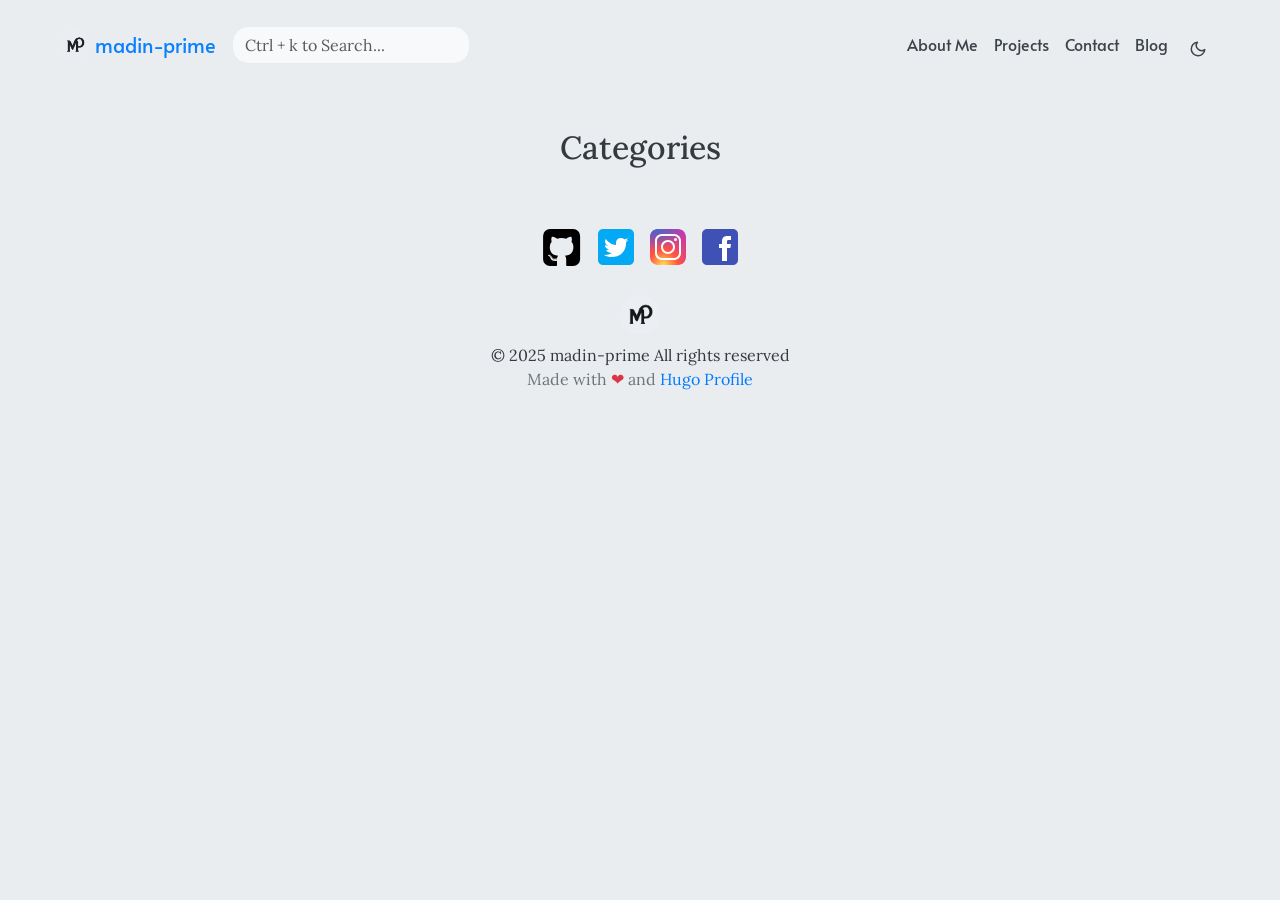
<file: categories/index.html>
<!doctype html><html lang=en><head><meta charset=UTF-8><meta name=viewport content="width=device-width,initial-scale=1"><meta http-equiv=X-UA-Compatible content="ie=edge"><meta http-equiv=Accept-CH content="DPR, Viewport-Width, Width"><link rel=icon href=/img/mp.png type=image/gif><link rel=preconnect href=https://fonts.googleapis.com><link rel=preconnect href=https://fonts.gstatic.com crossorigin><link rel=preload as=style href="https://fonts.googleapis.com/css2?family=Alata&family=Lora:ital,wght@0,400;0,500;0,600;0,700;1,400;1,500;1,600;1,700&family=Roboto:ital,wght@0,100;0,300;0,400;0,500;0,700;0,900;1,100;1,300;1,400;1,500;1,700;1,900&display=swap"><link rel=stylesheet href="https://fonts.googleapis.com/css2?family=Alata&family=Lora:ital,wght@0,400;0,500;0,600;0,700;1,400;1,500;1,600;1,700&family=Roboto:ital,wght@0,100;0,300;0,400;0,500;0,700;0,900;1,100;1,300;1,400;1,500;1,700;1,900&display=swap" media=print onload='this.media="all"'><noscript><link href="https://fonts.googleapis.com/css2?family=Alata&family=Lora:ital,wght@0,400;0,500;0,600;0,700;1,400;1,500;1,600;1,700&family=Roboto:ital,wght@0,100;0,300;0,400;0,500;0,700;0,900;1,100;1,300;1,400;1,500;1,700;1,900&display=swap" rel=stylesheet></noscript><link rel=stylesheet href=/css/font.css media=all><meta property="og:url" content="https://madin-prime.github.io/categories/"><meta property="og:site_name" content="madin-prime"><meta property="og:title" content="Categories"><meta property="og:description" content="Personal website of Nafiu Hasan Madin showcasing his projects, skills, and experiences."><meta property="og:locale" content="en_us"><meta property="og:type" content="website"><meta name=twitter:card content="summary"><meta name=twitter:title content="Categories"><meta name=twitter:description content="Personal website of Nafiu Hasan Madin showcasing his projects, skills, and experiences."><link rel=stylesheet href=https://cdn.jsdelivr.net/npm/bootstrap@5.1.3/dist/css/bootstrap.min.css integrity=sha384-1BmE4kWBq78iYhFldvKuhfTAU6auU8tT94WrHftjDbrCEXSU1oBoqyl2QvZ6jIW3 crossorigin=anonymous><link rel=stylesheet href=/css/header.css media=all><link rel=stylesheet href=/css/footer.css media=all><link rel=stylesheet href=/css/theme.css media=all><style>:root{--text-color:#343a40;--text-secondary-color:#6c757d;--text-link-color:#007bff;--background-color:#eaedf0;--secondary-background-color:#64ffda1a;--primary-color:#007bff;--secondary-color:#f8f9fa;--text-color-dark:#e4e6eb;--text-secondary-color-dark:#b0b3b8;--text-link-color-dark:#ffffff;--background-color-dark:#18191a;--secondary-background-color-dark:#212529;--primary-color-dark:#ffffff;--secondary-color-dark:#212529}body{font-size:1rem;font-weight:400;line-height:1.5;text-align:left}html{background-color:var(--background-color) !important}body::-webkit-scrollbar{height:0;width:8px;background-color:var(--background-color)}::-webkit-scrollbar-track{border-radius:1rem}::-webkit-scrollbar-thumb{border-radius:1rem;background:#b0b0b0;outline:1px solid var(--background-color)}#search-content::-webkit-scrollbar{width:.5em;height:.1em;background-color:var(--background-color)}</style><meta name=description content="Categories of madin-prime"><link rel=stylesheet href=/css/list.css media=all><title>Categories | madin-prime</title></head><body class=light><script>let localStorageValue=localStorage.getItem("pref-theme"),mediaQuery=window.matchMedia("(prefers-color-scheme: dark)").matches;switch(localStorageValue){case"dark":document.body.classList.add("dark");break;case"light":document.body.classList.remove("dark");break;default:mediaQuery&&document.body.classList.add("dark");break}</script><script>var prevScrollPos=window.pageYOffset;window.addEventListener("scroll",function(){let s=document.getElementById("profileHeader"),t=window.pageYOffset,n=!1,o=!0,i=o?prevScrollPos>t:t>0;i?s.classList.add("showHeaderOnTop"):n=!0,t===0&&(n=!0),n&&s.classList.remove("showHeaderOnTop"),prevScrollPos=t})</script><header id=profileHeader><nav class="pt-3 navbar navbar-expand-lg animate"><div class="container-fluid mx-xs-2 mx-sm-5 mx-md-5 mx-lg-5"><a class="navbar-brand primary-font text-wrap" href=/><img src=/img/mp.png width=30 height=30 class="d-inline-block align-top">
madin-prime</a><div><input id=search autocomplete=off class="form-control mr-sm-2 d-none d-md-block" placeholder='Ctrl + k to Search...' aria-label=Search oninput=searchOnChange(event)></div><button class=navbar-toggler type=button data-bs-toggle=collapse data-bs-target=#navbarContent aria-controls=navbarContent aria-expanded=false aria-label="Toggle navigation">
<svg aria-hidden="true" height="24" viewBox="0 0 16 16" width="24" data-view-component="true"><path fill-rule="evenodd" d="M1 2.75A.75.75.0 011.75 2h12.5a.75.75.0 110 1.5H1.75A.75.75.0 011 2.75zm0 5A.75.75.0 011.75 7h12.5a.75.75.0 110 1.5H1.75A.75.75.0 011 7.75zM1.75 12a.75.75.0 100 1.5h12.5a.75.75.0 100-1.5H1.75z"/></svg></button><div class="collapse navbar-collapse text-wrap primary-font" id=navbarContent><ul class="navbar-nav ms-auto text-center"><li class="nav-item navbar-text d-block d-md-none"><div class=nav-link><input id=search autocomplete=off class="form-control mr-sm-2" placeholder='Ctrl + k to Search...' aria-label=Search oninput=searchOnChange(event)></div></li><li class="nav-item navbar-text"><a class=nav-link href=/#about aria-label=about>About Me</a></li><li class="nav-item navbar-text"><a class=nav-link href=/#projects aria-label=projects>Projects</a></li><li class="nav-item navbar-text"><a class=nav-link href=/#contact aria-label=contact>Contact</a></li><li class="nav-item navbar-text"><a class=nav-link href=/blogs title="Blog posts">Blog</a></li><li class="nav-item navbar-text"><div class=text-center><button id=theme-toggle>
<svg id="moon" width="24" height="24" viewBox="0 0 24 24" fill="none" stroke="currentColor" stroke-width="2" stroke-linecap="round" stroke-linejoin="round"><path d="M21 12.79A9 9 0 1111.21 3 7 7 0 0021 12.79z"/></svg>
<svg id="sun" width="24" height="24" viewBox="0 0 24 24" fill="none" stroke="currentColor" stroke-width="2" stroke-linecap="round" stroke-linejoin="round"><circle cx="12" cy="12" r="5"/><line x1="12" y1="1" x2="12" y2="3"/><line x1="12" y1="21" x2="12" y2="23"/><line x1="4.22" y1="4.22" x2="5.64" y2="5.64"/><line x1="18.36" y1="18.36" x2="19.78" y2="19.78"/><line x1="1" y1="12" x2="3" y2="12"/><line x1="21" y1="12" x2="23" y2="12"/><line x1="4.22" y1="19.78" x2="5.64" y2="18.36"/><line x1="18.36" y1="5.64" x2="19.78" y2="4.22"/></svg></button></div></li></ul></div></div></nav></header><div id=content><div class="container pt-5" id=list-page><h2 class="text-center pb-2">Categories</h2><div class=row><div class="row justify-content-center"><div class="col-auto m-3"></div></div></div></div></div><footer><div class="text-center pt-2"><span class=px-1><a href=https://github.com/madin-prime aria-label=github><svg width="2.7em" height="2.7em" viewBox="0 0 1792 1792"><path id="footer-socialNetworks-github-svg-path" d="M522 1352q-8 9-20-3-13-11-4-19 8-9 20 3 12 11 4 19zm-42-61q9 12 0 19-8 6-17-7t0-18q9-7 17 6zm-61-60q-5 7-13 2-10-5-7-12 3-5 13-2 10 5 7 12zm31 34q-6 7-16-3-9-11-2-16 6-6 16 3 9 11 2 16zm129 112q-4 12-19 6-17-4-13-15t19-7q16 5 13 16zm63 5q0 11-16 11-17 2-17-11 0-11 16-11 17-2 17 11zm58-10q2 10-14 14t-18-8 14-15q16-2 18 9zm964-956v960q0 119-84.5 203.5T1376 1664h-224q-16 0-24.5-1t-19.5-5-16-14.5-5-27.5v-239q0-97-52-142 57-6 102.5-18t94-39 81-66.5 53-105T1386 856q0-121-79-206 37-91-8-204-28-9-81 11t-92 44l-38 24q-93-26-192-26t-192 26q-16-11-42.5-27T578 459.5 492 446q-44 113-7 204-79 85-79 206 0 85 20.5 150t52.5 105 80.5 67 94 39 102.5 18q-40 36-49 103-21 10-45 15t-57 5-65.5-21.5T484 1274q-19-32-48.5-52t-49.5-24l-20-3q-21 0-29 4.5t-5 11.5 9 14 13 12l7 5q22 10 43.5 38t31.5 51l10 23q13 38 44 61.5t67 30 69.5 7 55.5-3.5l23-4q0 38 .5 103t.5 68q0 22-11 33.5t-22 13-33 1.5H416q-119 0-203.5-84.5T128 1376V416q0-119 84.5-203.5T416 128h960q119 0 203.5 84.5T1664 416z"/></svg>
</a></span><a href=https://x.com/ItzMadinPrime aria-label=twitter><svg viewBox="0 0 48 48" width="48" height="48"><path fill="#03a9f4" d="M42 37c0 2.762-2.239 5-5 5H11c-2.762.0-5-2.238-5-5V11c0-2.762 2.238-5 5-5h26c2.761.0 5 2.238 5 5V37z"/><path fill="#fff" d="M36 17.12c-.882.391-1.999.758-3 .88 1.018-.604 2.633-1.862 3-3-.951.559-2.671 1.156-3.793 1.372C31.311 15.422 30.033 15 28.617 15 25.897 15 24 17.305 24 20v2c-4 0-7.9-3.047-10.327-6-.427.721-.667 1.565-.667 2.457.0 1.819 1.671 3.665 2.994 4.543-.807-.025-2.335-.641-3-1 0 .016.0.036.0.057.0 2.367 1.661 3.974 3.912 4.422C16.501 26.592 16 27 14.072 27c.626 1.935 3.773 2.958 5.928 3-1.686 1.307-4.692 2-7 2-.399.0-.615.022-1-.023C14.178 33.357 17.22 34 20 34c9.057.0 14-6.918 14-13.37.0-.212-.007-.922-.018-1.13C34.95 18.818 35.342 18.104 36 17.12"/></svg>
</a><a href=https://www.instagram.com/MadinPrime aria-label=instagram><svg viewBox="0 0 48 48" width="48" height="48"><radialGradient id="yOrnnhliCrdS2gy~4tD8ma" cx="19.38" cy="42.035" r="44.899" gradientUnits="userSpaceOnUse"><stop offset="0" stop-color="#fd5"/><stop offset=".328" stop-color="#ff543f"/><stop offset=".348" stop-color="#fc5245"/><stop offset=".504" stop-color="#e64771"/><stop offset=".643" stop-color="#d53e91"/><stop offset=".761" stop-color="#cc39a4"/><stop offset=".841" stop-color="#c837ab"/></radialGradient><path fill="url(#yOrnnhliCrdS2gy~4tD8ma)" d="M34.017 41.99l-20 .019c-4.4.004-8.003-3.592-8.008-7.992l-.019-20c-.004-4.4 3.592-8.003 7.992-8.008l20-.019c4.4-.004 8.003 3.592 8.008 7.992l.019 20C42.014 38.383 38.417 41.986 34.017 41.99z"/><radialGradient id="yOrnnhliCrdS2gy~4tD8mb" cx="11.786" cy="5.54" r="29.813" gradientTransform="matrix(1 0 0 .6663 0 1.849)" gradientUnits="userSpaceOnUse"><stop offset="0" stop-color="#4168c9"/><stop offset=".999" stop-color="#4168c9" stop-opacity="0"/></radialGradient><path fill="url(#yOrnnhliCrdS2gy~4tD8mb)" d="M34.017 41.99l-20 .019c-4.4.004-8.003-3.592-8.008-7.992l-.019-20c-.004-4.4 3.592-8.003 7.992-8.008l20-.019c4.4-.004 8.003 3.592 8.008 7.992l.019 20C42.014 38.383 38.417 41.986 34.017 41.99z"/><path fill="#fff" d="M24 31c-3.859.0-7-3.14-7-7s3.141-7 7-7 7 3.14 7 7-3.141 7-7 7zm0-12c-2.757.0-5 2.243-5 5s2.243 5 5 5 5-2.243 5-5-2.243-5-5-5z"/><circle cx="31.5" cy="16.5" r="1.5" fill="#fff"/><path fill="#fff" d="M30 37H18c-3.859.0-7-3.14-7-7V18c0-3.86 3.141-7 7-7h12c3.859.0 7 3.14 7 7v12c0 3.86-3.141 7-7 7zM18 13c-2.757.0-5 2.243-5 5v12c0 2.757 2.243 5 5 5h12c2.757.0 5-2.243 5-5V18c0-2.757-2.243-5-5-5H18z"/></svg>
</a><a href=https://www.facebook.com/MadinPrime aria-label=facebook><svg viewBox="0 0 48 48" width="48" height="48"><path fill="#3F51B5" d="M42 37c0 2.762-2.238 5-5 5H11c-2.761.0-5-2.238-5-5V11c0-2.762 2.239-5 5-5h26c2.762.0 5 2.238 5 5V37z"/><path fill="#FFF" d="M34.368 25H31v13h-5V25h-3v-4h3v-2.41c.002-3.508 1.459-5.59 5.592-5.59H35v4h-2.287C31.104 17 31 17.6 31 18.723V21h4L34.368 25z"/></svg></a></div><div class="container py-4"><div class="row justify-content-center"><div class="col-md-4 text-center"><div class=pb-2><a href=https://madin-prime.github.io/ title=madin-prime><img alt="Footer logo" src=/img/mp.png height=40px width=40px></a></div>&copy; 2025 madin-prime All rights reserved<div class=text-secondary>Made with
<span class=text-danger>&#10084;
</span>and
<a href=https://github.com/gurusabarish/hugo-profile target=_blank title="Designed and developed by gurusabarish">Hugo Profile</a></div></div></div></div></footer><script src=https://cdn.jsdelivr.net/npm/bootstrap@5.1.3/dist/js/bootstrap.min.js integrity=sha384-QJHtvGhmr9XOIpI6YVutG+2QOK9T+ZnN4kzFN1RtK3zEFEIsxhlmWl5/YESvpZ13 crossorigin=anonymous></script><script>localStorage.getItem("pref-theme")==="dark"?document.body.classList.add("dark"):localStorage.getItem("pref-theme")==="light"?document.body.classList.remove("dark"):window.matchMedia&&window.matchMedia("(prefers-color-scheme: dark)").matches&&document.body.classList.add("dark")</script><script>document.getElementById("theme-toggle").addEventListener("click",()=>{document.body.className.includes("dark")?(document.body.classList.remove("dark"),localStorage.setItem("pref-theme","light")):(document.body.classList.add("dark"),localStorage.setItem("pref-theme","dark"))});var tooltipTriggerList=[].slice.call(document.querySelectorAll('[data-bs-toggle="tooltip"]')),tooltipList=tooltipTriggerList.map(function(e){return new bootstrap.Tooltip(e)})</script><script src=/js/search.js></script><script src=/js/contact.js></script><section id=search-content class=py-2><div class=container id=search-results></div></section></body></html>
</file>
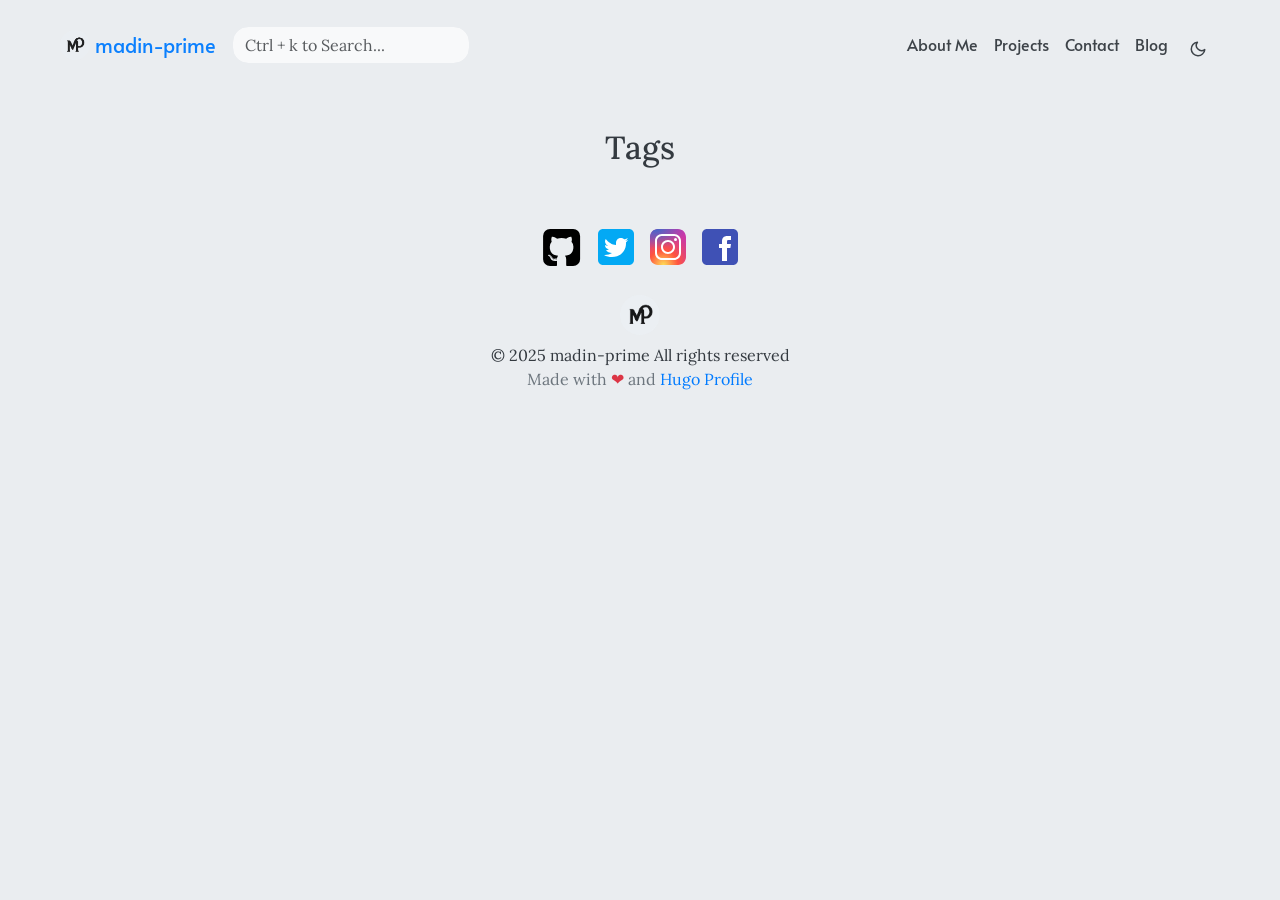
<file: tags/index.html>
<!doctype html><html lang=en><head><meta charset=UTF-8><meta name=viewport content="width=device-width,initial-scale=1"><meta http-equiv=X-UA-Compatible content="ie=edge"><meta http-equiv=Accept-CH content="DPR, Viewport-Width, Width"><link rel=icon href=/img/mp.png type=image/gif><link rel=preconnect href=https://fonts.googleapis.com><link rel=preconnect href=https://fonts.gstatic.com crossorigin><link rel=preload as=style href="https://fonts.googleapis.com/css2?family=Alata&family=Lora:ital,wght@0,400;0,500;0,600;0,700;1,400;1,500;1,600;1,700&family=Roboto:ital,wght@0,100;0,300;0,400;0,500;0,700;0,900;1,100;1,300;1,400;1,500;1,700;1,900&display=swap"><link rel=stylesheet href="https://fonts.googleapis.com/css2?family=Alata&family=Lora:ital,wght@0,400;0,500;0,600;0,700;1,400;1,500;1,600;1,700&family=Roboto:ital,wght@0,100;0,300;0,400;0,500;0,700;0,900;1,100;1,300;1,400;1,500;1,700;1,900&display=swap" media=print onload='this.media="all"'><noscript><link href="https://fonts.googleapis.com/css2?family=Alata&family=Lora:ital,wght@0,400;0,500;0,600;0,700;1,400;1,500;1,600;1,700&family=Roboto:ital,wght@0,100;0,300;0,400;0,500;0,700;0,900;1,100;1,300;1,400;1,500;1,700;1,900&display=swap" rel=stylesheet></noscript><link rel=stylesheet href=/css/font.css media=all><meta property="og:url" content="https://madin-prime.github.io/tags/"><meta property="og:site_name" content="madin-prime"><meta property="og:title" content="Tags"><meta property="og:description" content="Personal website of Nafiu Hasan Madin showcasing his projects, skills, and experiences."><meta property="og:locale" content="en_us"><meta property="og:type" content="website"><meta name=twitter:card content="summary"><meta name=twitter:title content="Tags"><meta name=twitter:description content="Personal website of Nafiu Hasan Madin showcasing his projects, skills, and experiences."><link rel=stylesheet href=https://cdn.jsdelivr.net/npm/bootstrap@5.1.3/dist/css/bootstrap.min.css integrity=sha384-1BmE4kWBq78iYhFldvKuhfTAU6auU8tT94WrHftjDbrCEXSU1oBoqyl2QvZ6jIW3 crossorigin=anonymous><link rel=stylesheet href=/css/header.css media=all><link rel=stylesheet href=/css/footer.css media=all><link rel=stylesheet href=/css/theme.css media=all><style>:root{--text-color:#343a40;--text-secondary-color:#6c757d;--text-link-color:#007bff;--background-color:#eaedf0;--secondary-background-color:#64ffda1a;--primary-color:#007bff;--secondary-color:#f8f9fa;--text-color-dark:#e4e6eb;--text-secondary-color-dark:#b0b3b8;--text-link-color-dark:#ffffff;--background-color-dark:#18191a;--secondary-background-color-dark:#212529;--primary-color-dark:#ffffff;--secondary-color-dark:#212529}body{font-size:1rem;font-weight:400;line-height:1.5;text-align:left}html{background-color:var(--background-color) !important}body::-webkit-scrollbar{height:0;width:8px;background-color:var(--background-color)}::-webkit-scrollbar-track{border-radius:1rem}::-webkit-scrollbar-thumb{border-radius:1rem;background:#b0b0b0;outline:1px solid var(--background-color)}#search-content::-webkit-scrollbar{width:.5em;height:.1em;background-color:var(--background-color)}</style><meta name=description content="Tags of madin-prime"><link rel=stylesheet href=/css/list.css media=all><title>Tags | madin-prime</title></head><body class=light><script>let localStorageValue=localStorage.getItem("pref-theme"),mediaQuery=window.matchMedia("(prefers-color-scheme: dark)").matches;switch(localStorageValue){case"dark":document.body.classList.add("dark");break;case"light":document.body.classList.remove("dark");break;default:mediaQuery&&document.body.classList.add("dark");break}</script><script>var prevScrollPos=window.pageYOffset;window.addEventListener("scroll",function(){let s=document.getElementById("profileHeader"),t=window.pageYOffset,n=!1,o=!0,i=o?prevScrollPos>t:t>0;i?s.classList.add("showHeaderOnTop"):n=!0,t===0&&(n=!0),n&&s.classList.remove("showHeaderOnTop"),prevScrollPos=t})</script><header id=profileHeader><nav class="pt-3 navbar navbar-expand-lg animate"><div class="container-fluid mx-xs-2 mx-sm-5 mx-md-5 mx-lg-5"><a class="navbar-brand primary-font text-wrap" href=/><img src=/img/mp.png width=30 height=30 class="d-inline-block align-top">
madin-prime</a><div><input id=search autocomplete=off class="form-control mr-sm-2 d-none d-md-block" placeholder='Ctrl + k to Search...' aria-label=Search oninput=searchOnChange(event)></div><button class=navbar-toggler type=button data-bs-toggle=collapse data-bs-target=#navbarContent aria-controls=navbarContent aria-expanded=false aria-label="Toggle navigation">
<svg aria-hidden="true" height="24" viewBox="0 0 16 16" width="24" data-view-component="true"><path fill-rule="evenodd" d="M1 2.75A.75.75.0 011.75 2h12.5a.75.75.0 110 1.5H1.75A.75.75.0 011 2.75zm0 5A.75.75.0 011.75 7h12.5a.75.75.0 110 1.5H1.75A.75.75.0 011 7.75zM1.75 12a.75.75.0 100 1.5h12.5a.75.75.0 100-1.5H1.75z"/></svg></button><div class="collapse navbar-collapse text-wrap primary-font" id=navbarContent><ul class="navbar-nav ms-auto text-center"><li class="nav-item navbar-text d-block d-md-none"><div class=nav-link><input id=search autocomplete=off class="form-control mr-sm-2" placeholder='Ctrl + k to Search...' aria-label=Search oninput=searchOnChange(event)></div></li><li class="nav-item navbar-text"><a class=nav-link href=/#about aria-label=about>About Me</a></li><li class="nav-item navbar-text"><a class=nav-link href=/#projects aria-label=projects>Projects</a></li><li class="nav-item navbar-text"><a class=nav-link href=/#contact aria-label=contact>Contact</a></li><li class="nav-item navbar-text"><a class=nav-link href=/blogs title="Blog posts">Blog</a></li><li class="nav-item navbar-text"><div class=text-center><button id=theme-toggle>
<svg id="moon" width="24" height="24" viewBox="0 0 24 24" fill="none" stroke="currentColor" stroke-width="2" stroke-linecap="round" stroke-linejoin="round"><path d="M21 12.79A9 9 0 1111.21 3 7 7 0 0021 12.79z"/></svg>
<svg id="sun" width="24" height="24" viewBox="0 0 24 24" fill="none" stroke="currentColor" stroke-width="2" stroke-linecap="round" stroke-linejoin="round"><circle cx="12" cy="12" r="5"/><line x1="12" y1="1" x2="12" y2="3"/><line x1="12" y1="21" x2="12" y2="23"/><line x1="4.22" y1="4.22" x2="5.64" y2="5.64"/><line x1="18.36" y1="18.36" x2="19.78" y2="19.78"/><line x1="1" y1="12" x2="3" y2="12"/><line x1="21" y1="12" x2="23" y2="12"/><line x1="4.22" y1="19.78" x2="5.64" y2="18.36"/><line x1="18.36" y1="5.64" x2="19.78" y2="4.22"/></svg></button></div></li></ul></div></div></nav></header><div id=content><div class="container pt-5" id=list-page><h2 class="text-center pb-2">Tags</h2><div class=row><div class="row justify-content-center"><div class="col-auto m-3"></div></div></div></div></div><footer><div class="text-center pt-2"><span class=px-1><a href=https://github.com/madin-prime aria-label=github><svg width="2.7em" height="2.7em" viewBox="0 0 1792 1792"><path id="footer-socialNetworks-github-svg-path" d="M522 1352q-8 9-20-3-13-11-4-19 8-9 20 3 12 11 4 19zm-42-61q9 12 0 19-8 6-17-7t0-18q9-7 17 6zm-61-60q-5 7-13 2-10-5-7-12 3-5 13-2 10 5 7 12zm31 34q-6 7-16-3-9-11-2-16 6-6 16 3 9 11 2 16zm129 112q-4 12-19 6-17-4-13-15t19-7q16 5 13 16zm63 5q0 11-16 11-17 2-17-11 0-11 16-11 17-2 17 11zm58-10q2 10-14 14t-18-8 14-15q16-2 18 9zm964-956v960q0 119-84.5 203.5T1376 1664h-224q-16 0-24.5-1t-19.5-5-16-14.5-5-27.5v-239q0-97-52-142 57-6 102.5-18t94-39 81-66.5 53-105T1386 856q0-121-79-206 37-91-8-204-28-9-81 11t-92 44l-38 24q-93-26-192-26t-192 26q-16-11-42.5-27T578 459.5 492 446q-44 113-7 204-79 85-79 206 0 85 20.5 150t52.5 105 80.5 67 94 39 102.5 18q-40 36-49 103-21 10-45 15t-57 5-65.5-21.5T484 1274q-19-32-48.5-52t-49.5-24l-20-3q-21 0-29 4.5t-5 11.5 9 14 13 12l7 5q22 10 43.5 38t31.5 51l10 23q13 38 44 61.5t67 30 69.5 7 55.5-3.5l23-4q0 38 .5 103t.5 68q0 22-11 33.5t-22 13-33 1.5H416q-119 0-203.5-84.5T128 1376V416q0-119 84.5-203.5T416 128h960q119 0 203.5 84.5T1664 416z"/></svg>
</a></span><a href=https://x.com/ItzMadinPrime aria-label=twitter><svg viewBox="0 0 48 48" width="48" height="48"><path fill="#03a9f4" d="M42 37c0 2.762-2.239 5-5 5H11c-2.762.0-5-2.238-5-5V11c0-2.762 2.238-5 5-5h26c2.761.0 5 2.238 5 5V37z"/><path fill="#fff" d="M36 17.12c-.882.391-1.999.758-3 .88 1.018-.604 2.633-1.862 3-3-.951.559-2.671 1.156-3.793 1.372C31.311 15.422 30.033 15 28.617 15 25.897 15 24 17.305 24 20v2c-4 0-7.9-3.047-10.327-6-.427.721-.667 1.565-.667 2.457.0 1.819 1.671 3.665 2.994 4.543-.807-.025-2.335-.641-3-1 0 .016.0.036.0.057.0 2.367 1.661 3.974 3.912 4.422C16.501 26.592 16 27 14.072 27c.626 1.935 3.773 2.958 5.928 3-1.686 1.307-4.692 2-7 2-.399.0-.615.022-1-.023C14.178 33.357 17.22 34 20 34c9.057.0 14-6.918 14-13.37.0-.212-.007-.922-.018-1.13C34.95 18.818 35.342 18.104 36 17.12"/></svg>
</a><a href=https://www.instagram.com/MadinPrime aria-label=instagram><svg viewBox="0 0 48 48" width="48" height="48"><radialGradient id="yOrnnhliCrdS2gy~4tD8ma" cx="19.38" cy="42.035" r="44.899" gradientUnits="userSpaceOnUse"><stop offset="0" stop-color="#fd5"/><stop offset=".328" stop-color="#ff543f"/><stop offset=".348" stop-color="#fc5245"/><stop offset=".504" stop-color="#e64771"/><stop offset=".643" stop-color="#d53e91"/><stop offset=".761" stop-color="#cc39a4"/><stop offset=".841" stop-color="#c837ab"/></radialGradient><path fill="url(#yOrnnhliCrdS2gy~4tD8ma)" d="M34.017 41.99l-20 .019c-4.4.004-8.003-3.592-8.008-7.992l-.019-20c-.004-4.4 3.592-8.003 7.992-8.008l20-.019c4.4-.004 8.003 3.592 8.008 7.992l.019 20C42.014 38.383 38.417 41.986 34.017 41.99z"/><radialGradient id="yOrnnhliCrdS2gy~4tD8mb" cx="11.786" cy="5.54" r="29.813" gradientTransform="matrix(1 0 0 .6663 0 1.849)" gradientUnits="userSpaceOnUse"><stop offset="0" stop-color="#4168c9"/><stop offset=".999" stop-color="#4168c9" stop-opacity="0"/></radialGradient><path fill="url(#yOrnnhliCrdS2gy~4tD8mb)" d="M34.017 41.99l-20 .019c-4.4.004-8.003-3.592-8.008-7.992l-.019-20c-.004-4.4 3.592-8.003 7.992-8.008l20-.019c4.4-.004 8.003 3.592 8.008 7.992l.019 20C42.014 38.383 38.417 41.986 34.017 41.99z"/><path fill="#fff" d="M24 31c-3.859.0-7-3.14-7-7s3.141-7 7-7 7 3.14 7 7-3.141 7-7 7zm0-12c-2.757.0-5 2.243-5 5s2.243 5 5 5 5-2.243 5-5-2.243-5-5-5z"/><circle cx="31.5" cy="16.5" r="1.5" fill="#fff"/><path fill="#fff" d="M30 37H18c-3.859.0-7-3.14-7-7V18c0-3.86 3.141-7 7-7h12c3.859.0 7 3.14 7 7v12c0 3.86-3.141 7-7 7zM18 13c-2.757.0-5 2.243-5 5v12c0 2.757 2.243 5 5 5h12c2.757.0 5-2.243 5-5V18c0-2.757-2.243-5-5-5H18z"/></svg>
</a><a href=https://www.facebook.com/MadinPrime aria-label=facebook><svg viewBox="0 0 48 48" width="48" height="48"><path fill="#3F51B5" d="M42 37c0 2.762-2.238 5-5 5H11c-2.761.0-5-2.238-5-5V11c0-2.762 2.239-5 5-5h26c2.762.0 5 2.238 5 5V37z"/><path fill="#FFF" d="M34.368 25H31v13h-5V25h-3v-4h3v-2.41c.002-3.508 1.459-5.59 5.592-5.59H35v4h-2.287C31.104 17 31 17.6 31 18.723V21h4L34.368 25z"/></svg></a></div><div class="container py-4"><div class="row justify-content-center"><div class="col-md-4 text-center"><div class=pb-2><a href=https://madin-prime.github.io/ title=madin-prime><img alt="Footer logo" src=/img/mp.png height=40px width=40px></a></div>&copy; 2025 madin-prime All rights reserved<div class=text-secondary>Made with
<span class=text-danger>&#10084;
</span>and
<a href=https://github.com/gurusabarish/hugo-profile target=_blank title="Designed and developed by gurusabarish">Hugo Profile</a></div></div></div></div></footer><script src=https://cdn.jsdelivr.net/npm/bootstrap@5.1.3/dist/js/bootstrap.min.js integrity=sha384-QJHtvGhmr9XOIpI6YVutG+2QOK9T+ZnN4kzFN1RtK3zEFEIsxhlmWl5/YESvpZ13 crossorigin=anonymous></script><script>localStorage.getItem("pref-theme")==="dark"?document.body.classList.add("dark"):localStorage.getItem("pref-theme")==="light"?document.body.classList.remove("dark"):window.matchMedia&&window.matchMedia("(prefers-color-scheme: dark)").matches&&document.body.classList.add("dark")</script><script>document.getElementById("theme-toggle").addEventListener("click",()=>{document.body.className.includes("dark")?(document.body.classList.remove("dark"),localStorage.setItem("pref-theme","light")):(document.body.classList.add("dark"),localStorage.setItem("pref-theme","dark"))});var tooltipTriggerList=[].slice.call(document.querySelectorAll('[data-bs-toggle="tooltip"]')),tooltipList=tooltipTriggerList.map(function(e){return new bootstrap.Tooltip(e)})</script><script src=/js/search.js></script><script src=/js/contact.js></script><section id=search-content class=py-2><div class=container id=search-results></div></section></body></html>
</file>
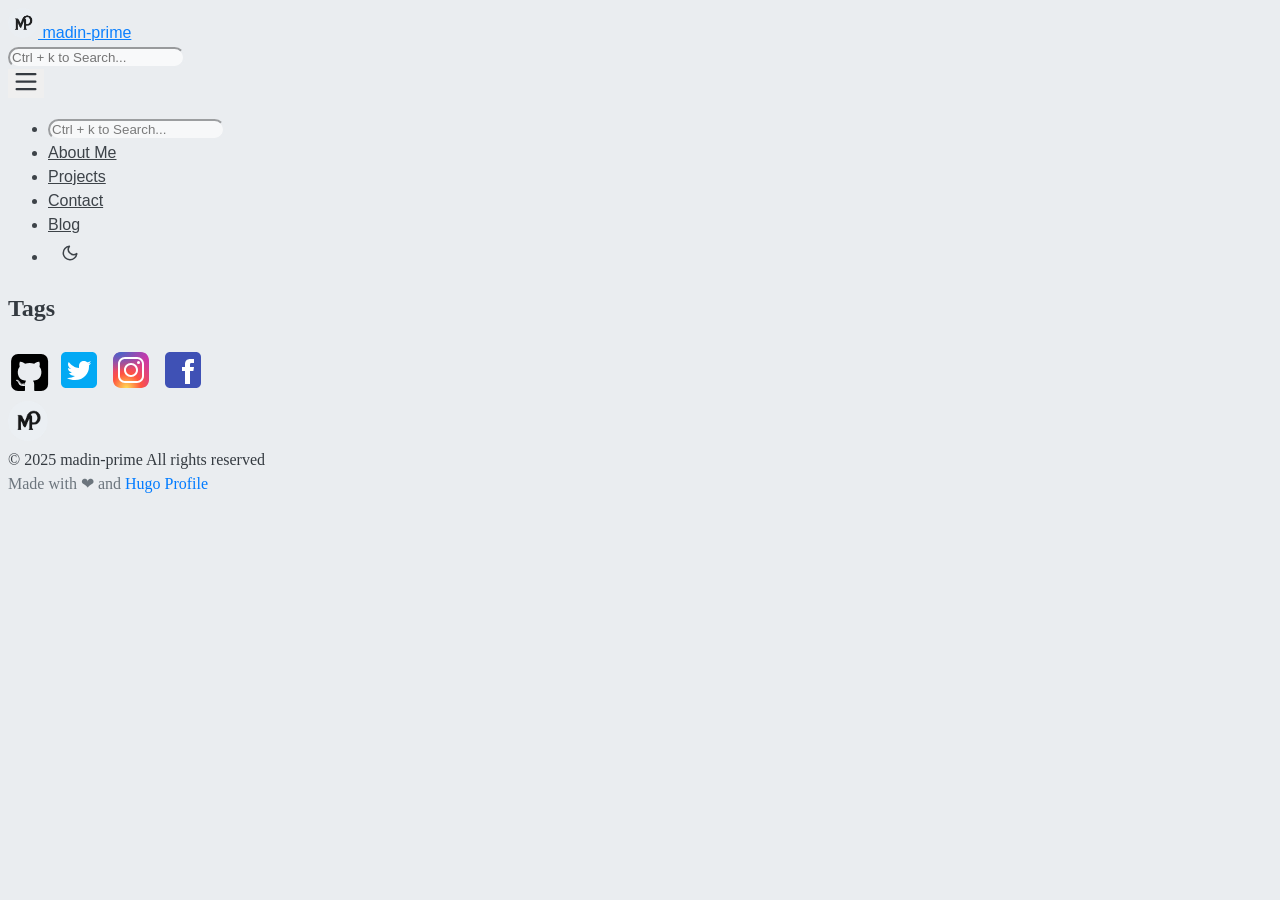
<file: tags/page/1/index.html>
<!doctype html><html lang=en-us><head><title>https://madin-prime.github.io/tags/</title><link rel=canonical href=https://madin-prime.github.io/tags/><meta name=robots content="noindex"><meta charset=utf-8><meta http-equiv=refresh content="0; url=https://madin-prime.github.io/tags/"></head></html>
</file>
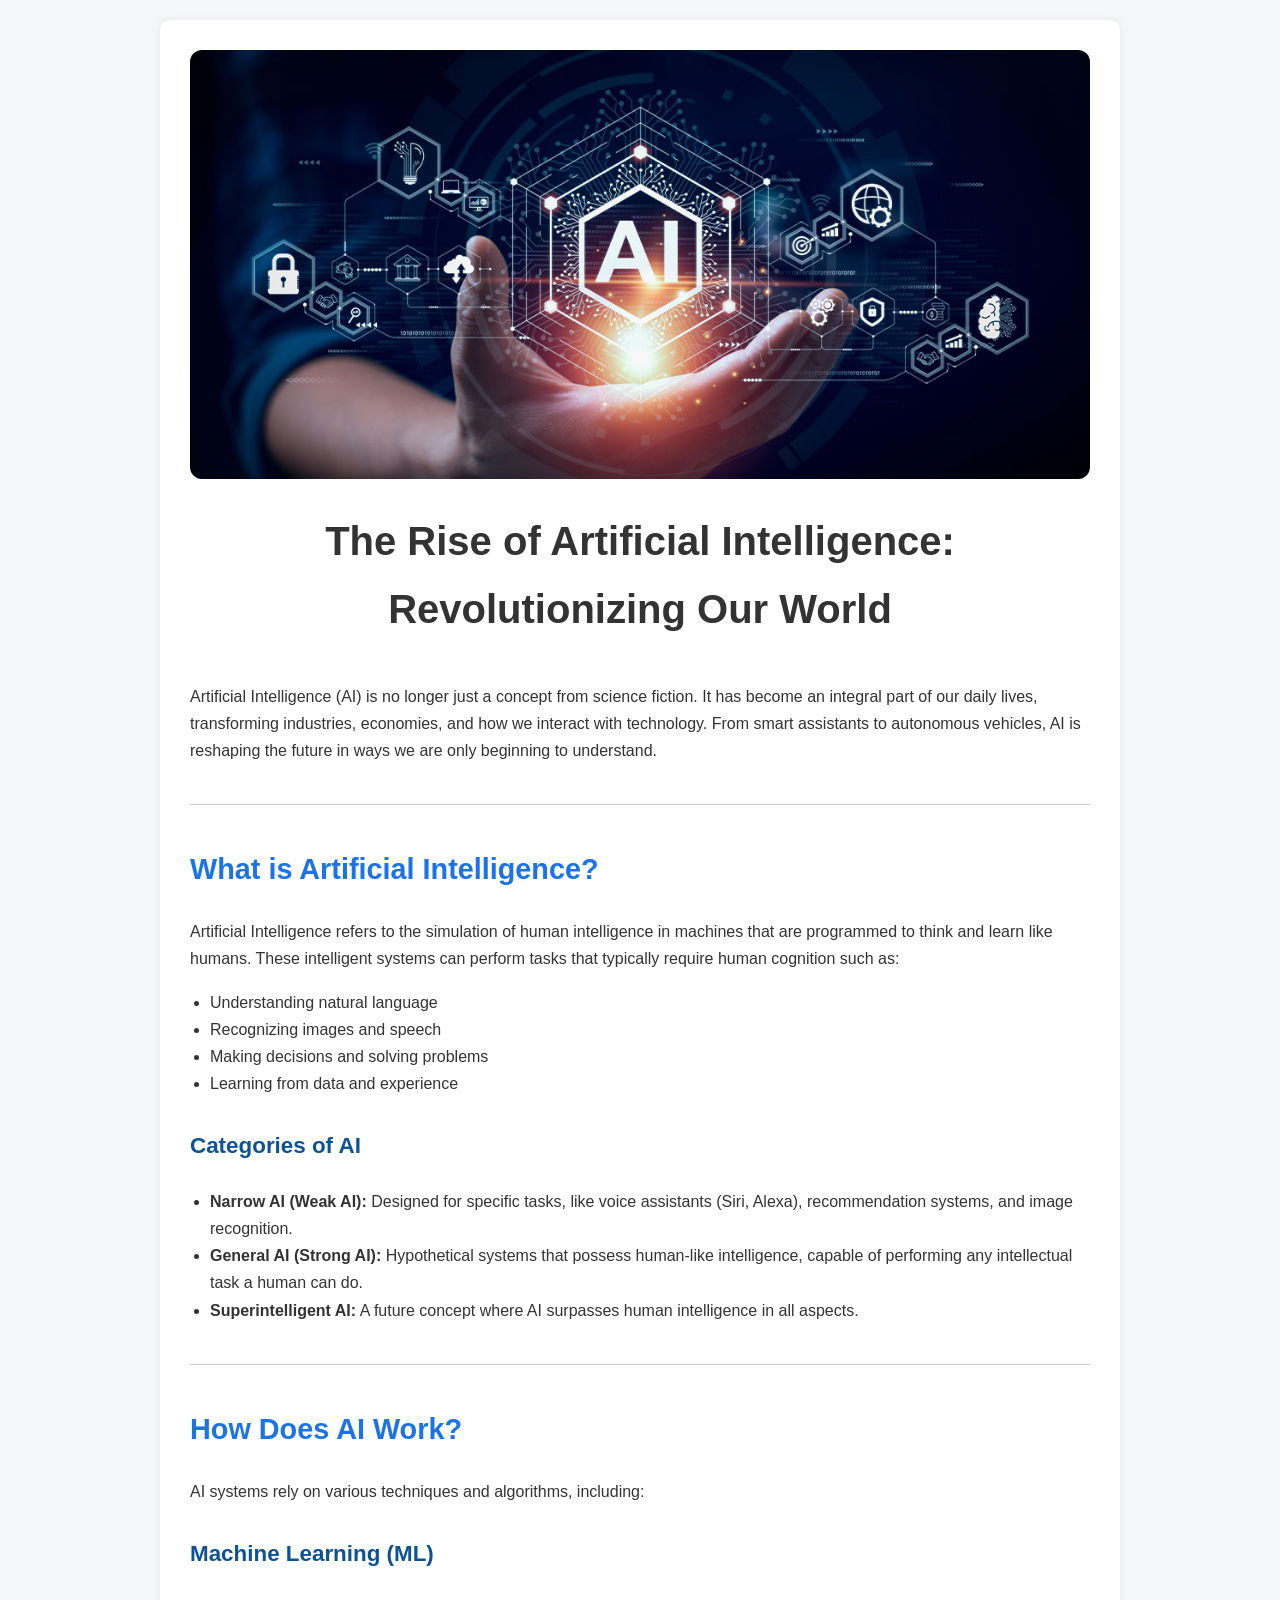
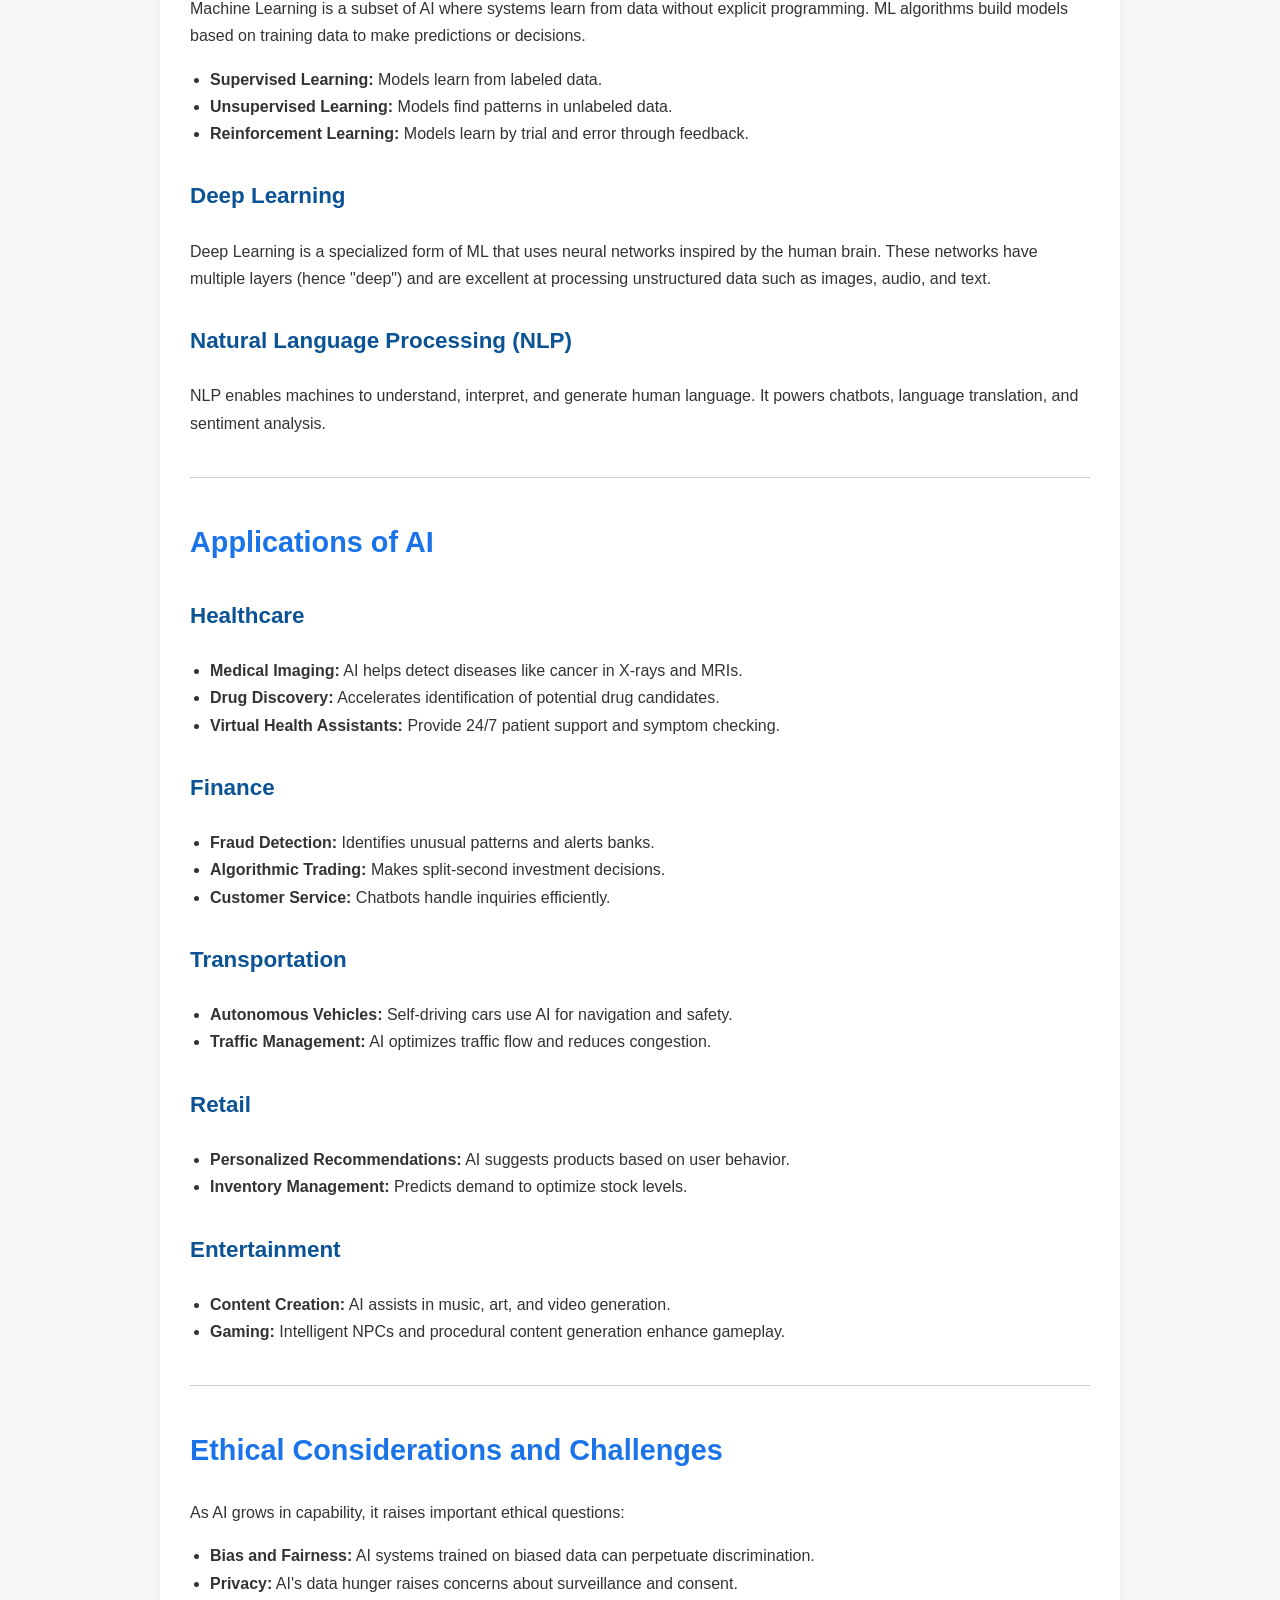
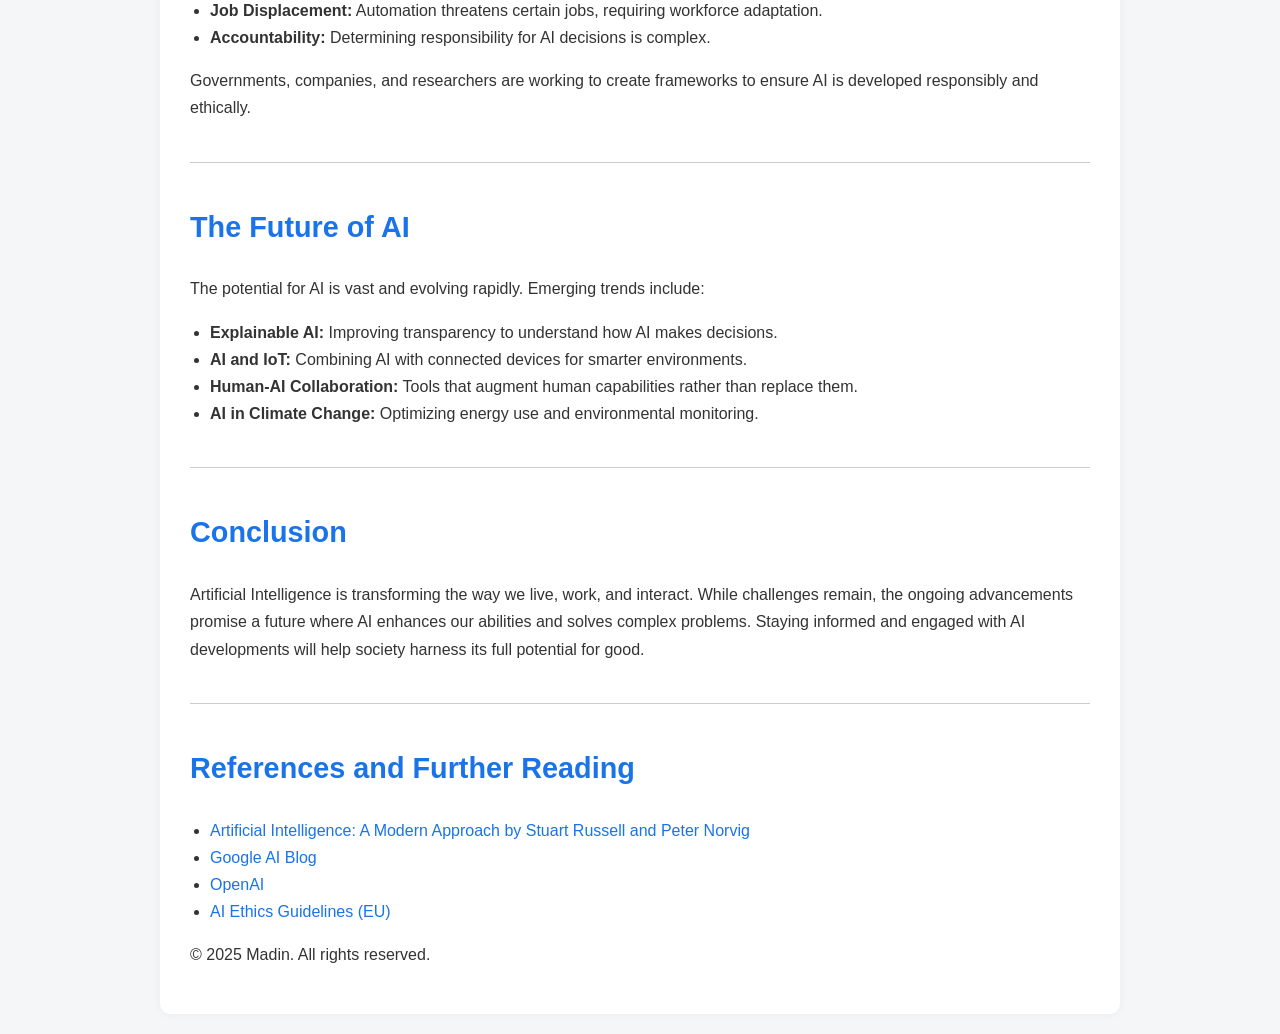
<file: Contents/ai/ai.html>
<!DOCTYPE html>
<html lang="en">
<head>
  <meta charset="UTF-8" />
  <meta name="viewport" content="width=device-width, initial-scale=1.0"/>
  <title>The Rise of Artificial Intelligence</title>
  <style>
    body {
      font-family: 'Segoe UI', Tahoma, Geneva, Verdana, sans-serif;
      background-color: #f4f6f8;
      color: #333;
      line-height: 1.7;
      margin: 0;
      padding: 20px;
    }

    header {
      text-align: center;
      margin-bottom: 40px;
    }

    header img {
      max-width: 100%;
      height: auto;
      border-radius: 12px;
    }

    h1 {
      font-size: 2.5em;
      margin: 20px 0 10px;
    }

    h2 {
      color: #1a73e8;
      margin-top: 40px;
      font-size: 1.8em;
    }

    h3 {
      color: #0b5394;
      margin-top: 30px;
      font-size: 1.4em;
    }

    ul {
      padding-left: 20px;
    }

    a {
      color: #1a73e8;
      text-decoration: none;
    }

    a:hover {
      text-decoration: underline;
    }

    hr {
      margin: 40px 0;
      border: 0;
      height: 1px;
      background: #ccc;
    }

    section {
      max-width: 900px;
      margin: 0 auto;
      background: white;
      padding: 30px;
      border-radius: 10px;
      box-shadow: 0 0 10px rgba(0,0,0,0.05);
    }
  </style>
</head>
<body>
  <section>
    <header>
      <img src="ai.png" alt="Artificial Intelligence Image" />
      <h1>The Rise of Artificial Intelligence: Revolutionizing Our World</h1>
    </header>

    <p>Artificial Intelligence (AI) is no longer just a concept from science fiction. It has become an integral part of our daily lives, transforming industries, economies, and how we interact with technology. From smart assistants to autonomous vehicles, AI is reshaping the future in ways we are only beginning to understand.</p>

    <hr />

    <h2>What is Artificial Intelligence?</h2>
    <p>Artificial Intelligence refers to the simulation of human intelligence in machines that are programmed to think and learn like humans. These intelligent systems can perform tasks that typically require human cognition such as:</p>
    <ul>
      <li>Understanding natural language</li>
      <li>Recognizing images and speech</li>
      <li>Making decisions and solving problems</li>
      <li>Learning from data and experience</li>
    </ul>

    <h3>Categories of AI</h3>
    <ul>
      <li><strong>Narrow AI (Weak AI):</strong> Designed for specific tasks, like voice assistants (Siri, Alexa), recommendation systems, and image recognition.</li>
      <li><strong>General AI (Strong AI):</strong> Hypothetical systems that possess human-like intelligence, capable of performing any intellectual task a human can do.</li>
      <li><strong>Superintelligent AI:</strong> A future concept where AI surpasses human intelligence in all aspects.</li>
    </ul>

    <hr />

    <h2>How Does AI Work?</h2>
    <p>AI systems rely on various techniques and algorithms, including:</p>

    <h3>Machine Learning (ML)</h3>
    <p>Machine Learning is a subset of AI where systems learn from data without explicit programming. ML algorithms build models based on training data to make predictions or decisions.</p>
    <ul>
      <li><strong>Supervised Learning:</strong> Models learn from labeled data.</li>
      <li><strong>Unsupervised Learning:</strong> Models find patterns in unlabeled data.</li>
      <li><strong>Reinforcement Learning:</strong> Models learn by trial and error through feedback.</li>
    </ul>

    <h3>Deep Learning</h3>
    <p>Deep Learning is a specialized form of ML that uses neural networks inspired by the human brain. These networks have multiple layers (hence "deep") and are excellent at processing unstructured data such as images, audio, and text.</p>

    <h3>Natural Language Processing (NLP)</h3>
    <p>NLP enables machines to understand, interpret, and generate human language. It powers chatbots, language translation, and sentiment analysis.</p>

    <hr />

    <h2>Applications of AI</h2>

    <h3>Healthcare</h3>
    <ul>
      <li><strong>Medical Imaging:</strong> AI helps detect diseases like cancer in X-rays and MRIs.</li>
      <li><strong>Drug Discovery:</strong> Accelerates identification of potential drug candidates.</li>
      <li><strong>Virtual Health Assistants:</strong> Provide 24/7 patient support and symptom checking.</li>
    </ul>

    <h3>Finance</h3>
    <ul>
      <li><strong>Fraud Detection:</strong> Identifies unusual patterns and alerts banks.</li>
      <li><strong>Algorithmic Trading:</strong> Makes split-second investment decisions.</li>
      <li><strong>Customer Service:</strong> Chatbots handle inquiries efficiently.</li>
    </ul>

    <h3>Transportation</h3>
    <ul>
      <li><strong>Autonomous Vehicles:</strong> Self-driving cars use AI for navigation and safety.</li>
      <li><strong>Traffic Management:</strong> AI optimizes traffic flow and reduces congestion.</li>
    </ul>

    <h3>Retail</h3>
    <ul>
      <li><strong>Personalized Recommendations:</strong> AI suggests products based on user behavior.</li>
      <li><strong>Inventory Management:</strong> Predicts demand to optimize stock levels.</li>
    </ul>

    <h3>Entertainment</h3>
    <ul>
      <li><strong>Content Creation:</strong> AI assists in music, art, and video generation.</li>
      <li><strong>Gaming:</strong> Intelligent NPCs and procedural content generation enhance gameplay.</li>
    </ul>

    <hr />

    <h2>Ethical Considerations and Challenges</h2>
    <p>As AI grows in capability, it raises important ethical questions:</p>
    <ul>
      <li><strong>Bias and Fairness:</strong> AI systems trained on biased data can perpetuate discrimination.</li>
      <li><strong>Privacy:</strong> AI's data hunger raises concerns about surveillance and consent.</li>
      <li><strong>Job Displacement:</strong> Automation threatens certain jobs, requiring workforce adaptation.</li>
      <li><strong>Accountability:</strong> Determining responsibility for AI decisions is complex.</li>
    </ul>
    <p>Governments, companies, and researchers are working to create frameworks to ensure AI is developed responsibly and ethically.</p>

    <hr />

    <h2>The Future of AI</h2>
    <p>The potential for AI is vast and evolving rapidly. Emerging trends include:</p>
    <ul>
      <li><strong>Explainable AI:</strong> Improving transparency to understand how AI makes decisions.</li>
      <li><strong>AI and IoT:</strong> Combining AI with connected devices for smarter environments.</li>
      <li><strong>Human-AI Collaboration:</strong> Tools that augment human capabilities rather than replace them.</li>
      <li><strong>AI in Climate Change:</strong> Optimizing energy use and environmental monitoring.</li>
    </ul>

    <hr />

    <h2>Conclusion</h2>
    <p>Artificial Intelligence is transforming the way we live, work, and interact. While challenges remain, the ongoing advancements promise a future where AI enhances our abilities and solves complex problems. Staying informed and engaged with AI developments will help society harness its full potential for good.</p>

    <hr />

    <h2>References and Further Reading</h2>
    <ul>
      <li><a href="http://aima.cs.berkeley.edu/" target="_blank">Artificial Intelligence: A Modern Approach by Stuart Russell and Peter Norvig</a></li>
      <li><a href="https://ai.googleblog.com/" target="_blank">Google AI Blog</a></li>
      <li><a href="https://openai.com/research/" target="_blank">OpenAI</a></li>
      <li><a href="https://ec.europa.eu/digital-strategy/en/policies/expert-group-ai" target="_blank">AI Ethics Guidelines (EU)</a></li>
    </ul>
    <p>© 2025 Madin. All rights reserved.</p>
  </section>
</body>
</html>
</file>
